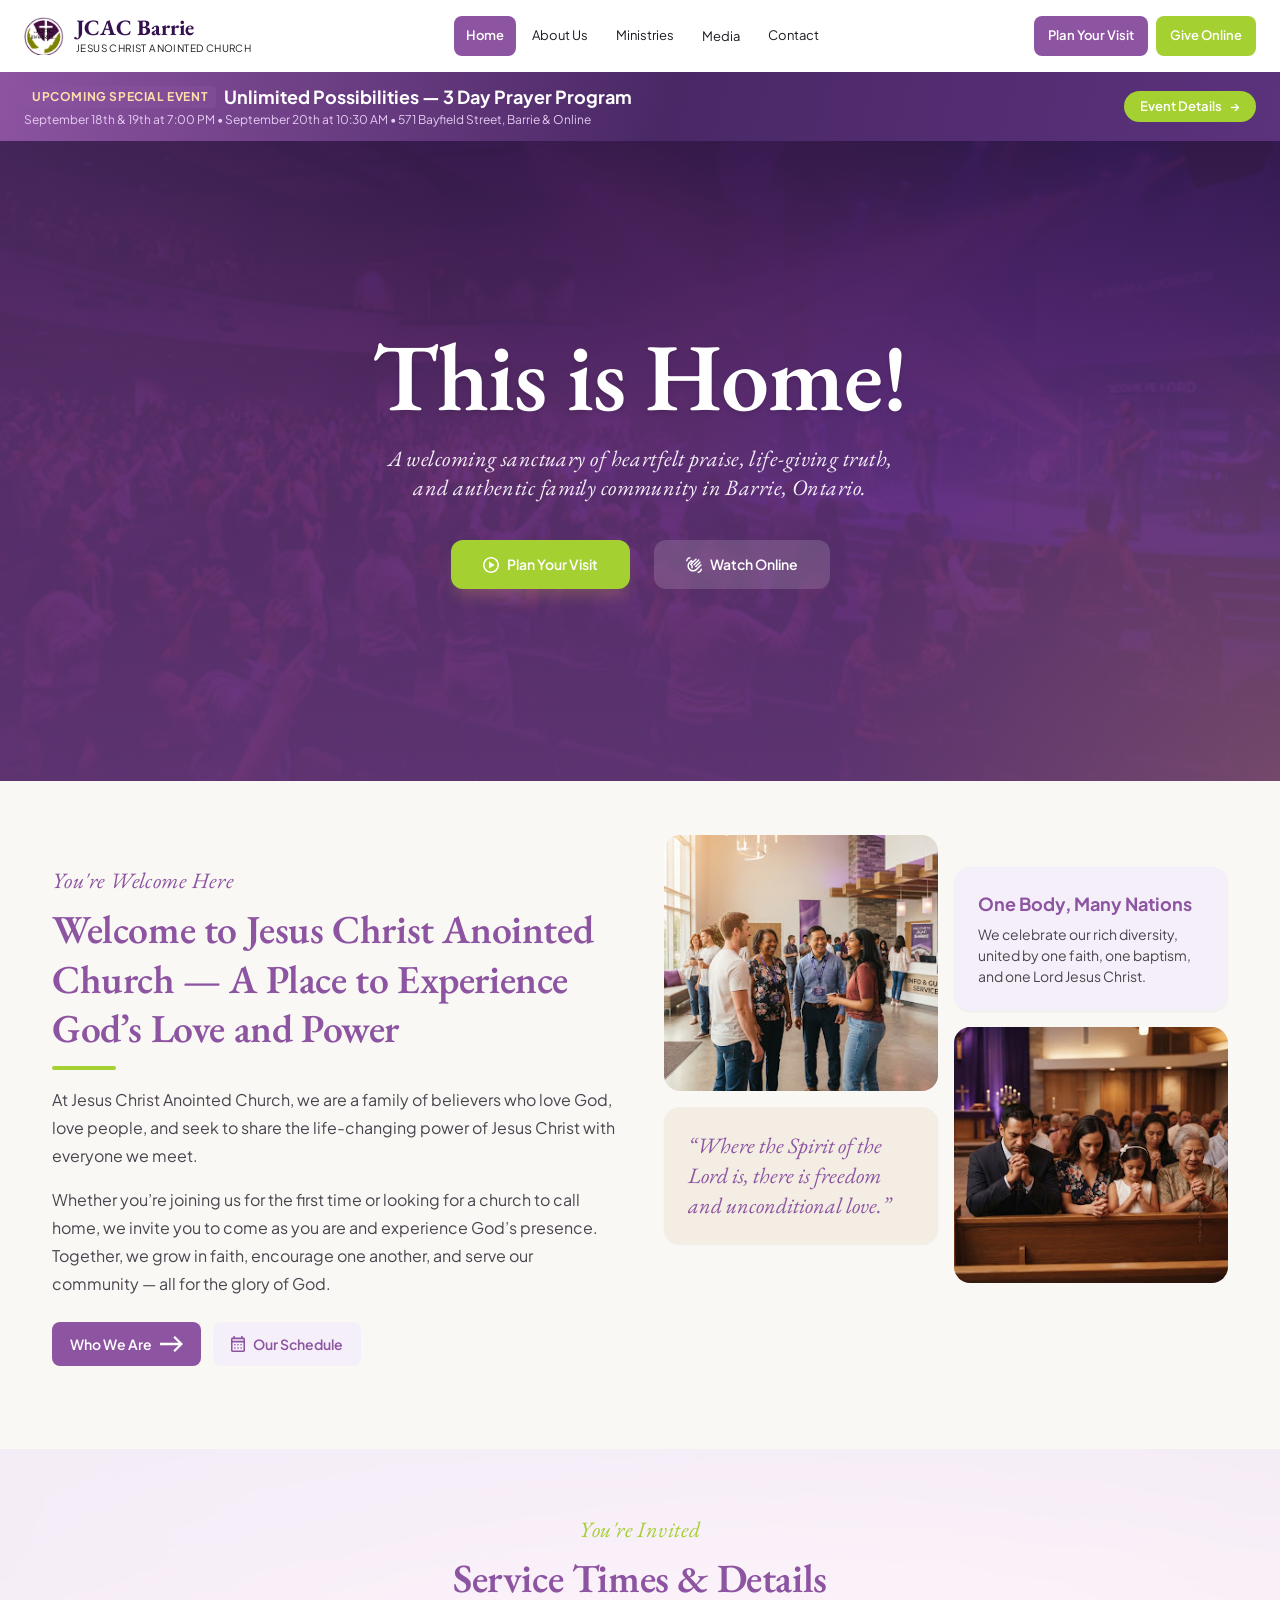
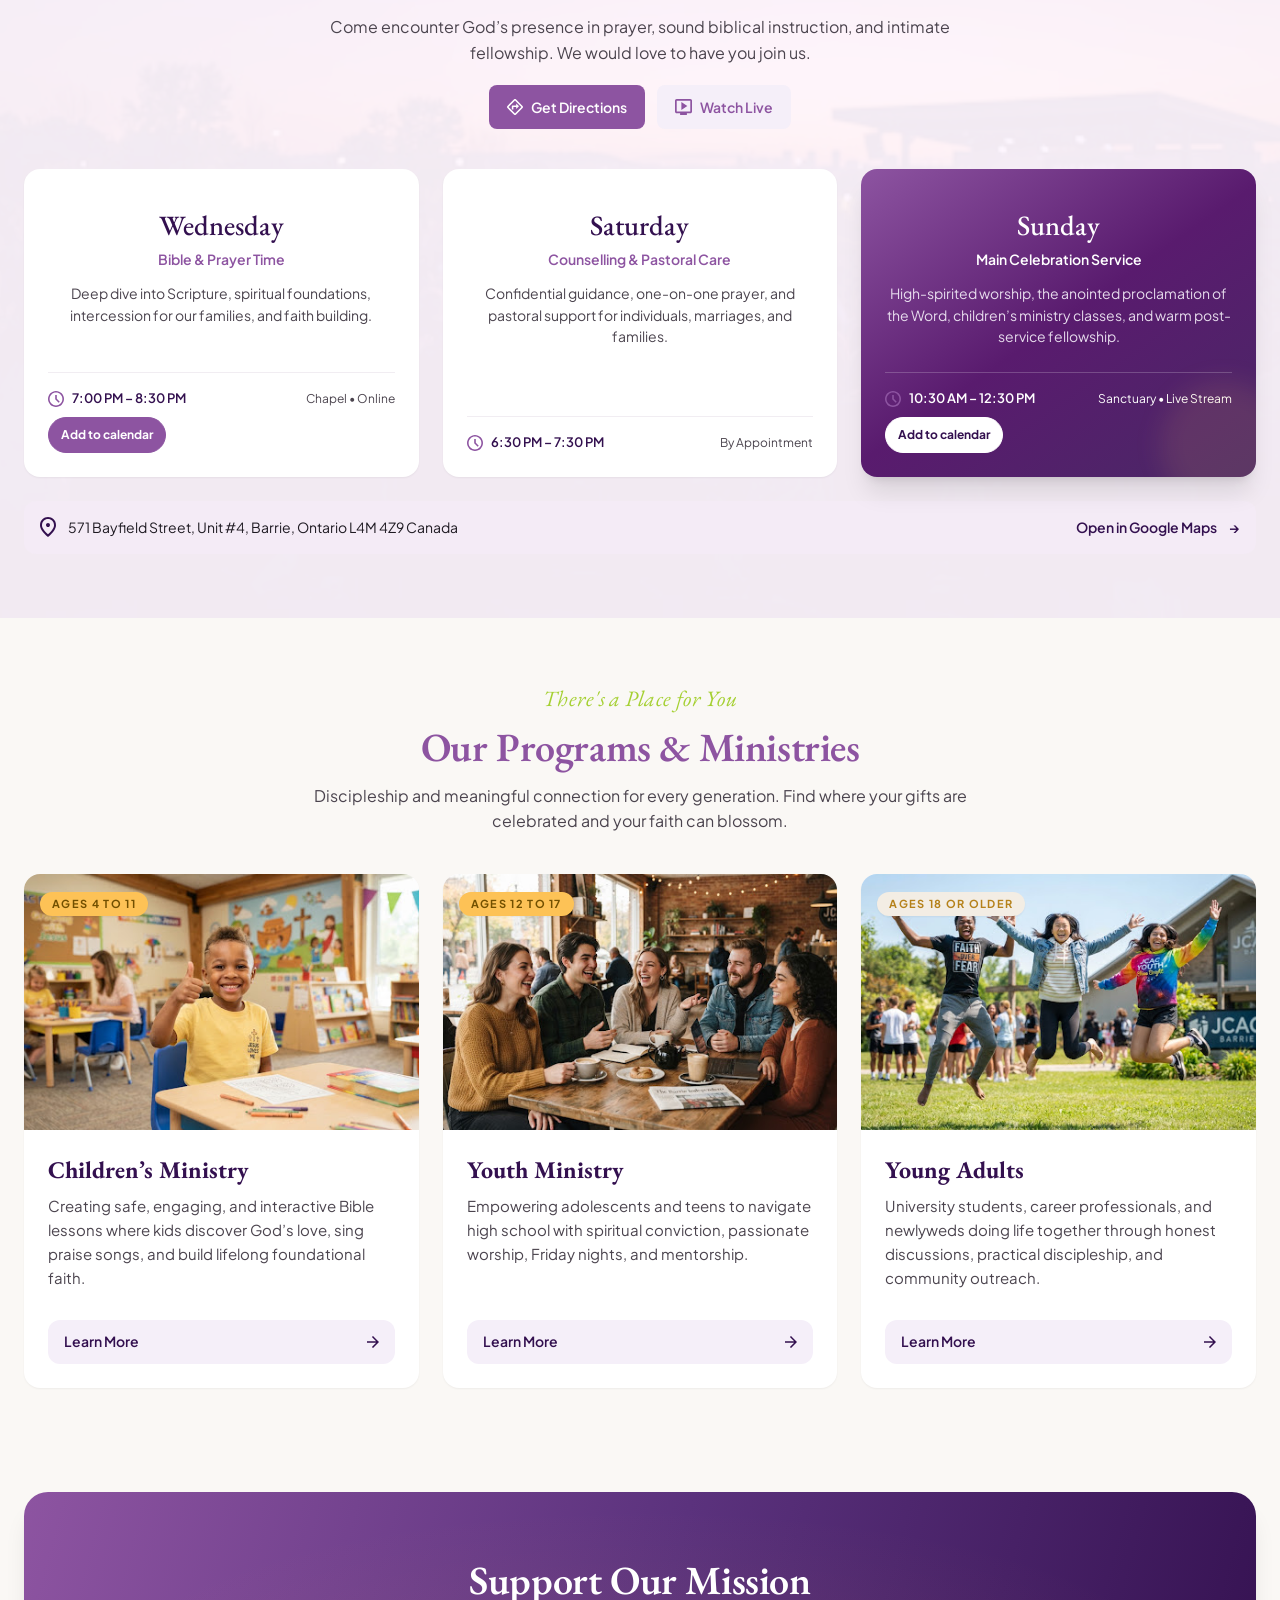
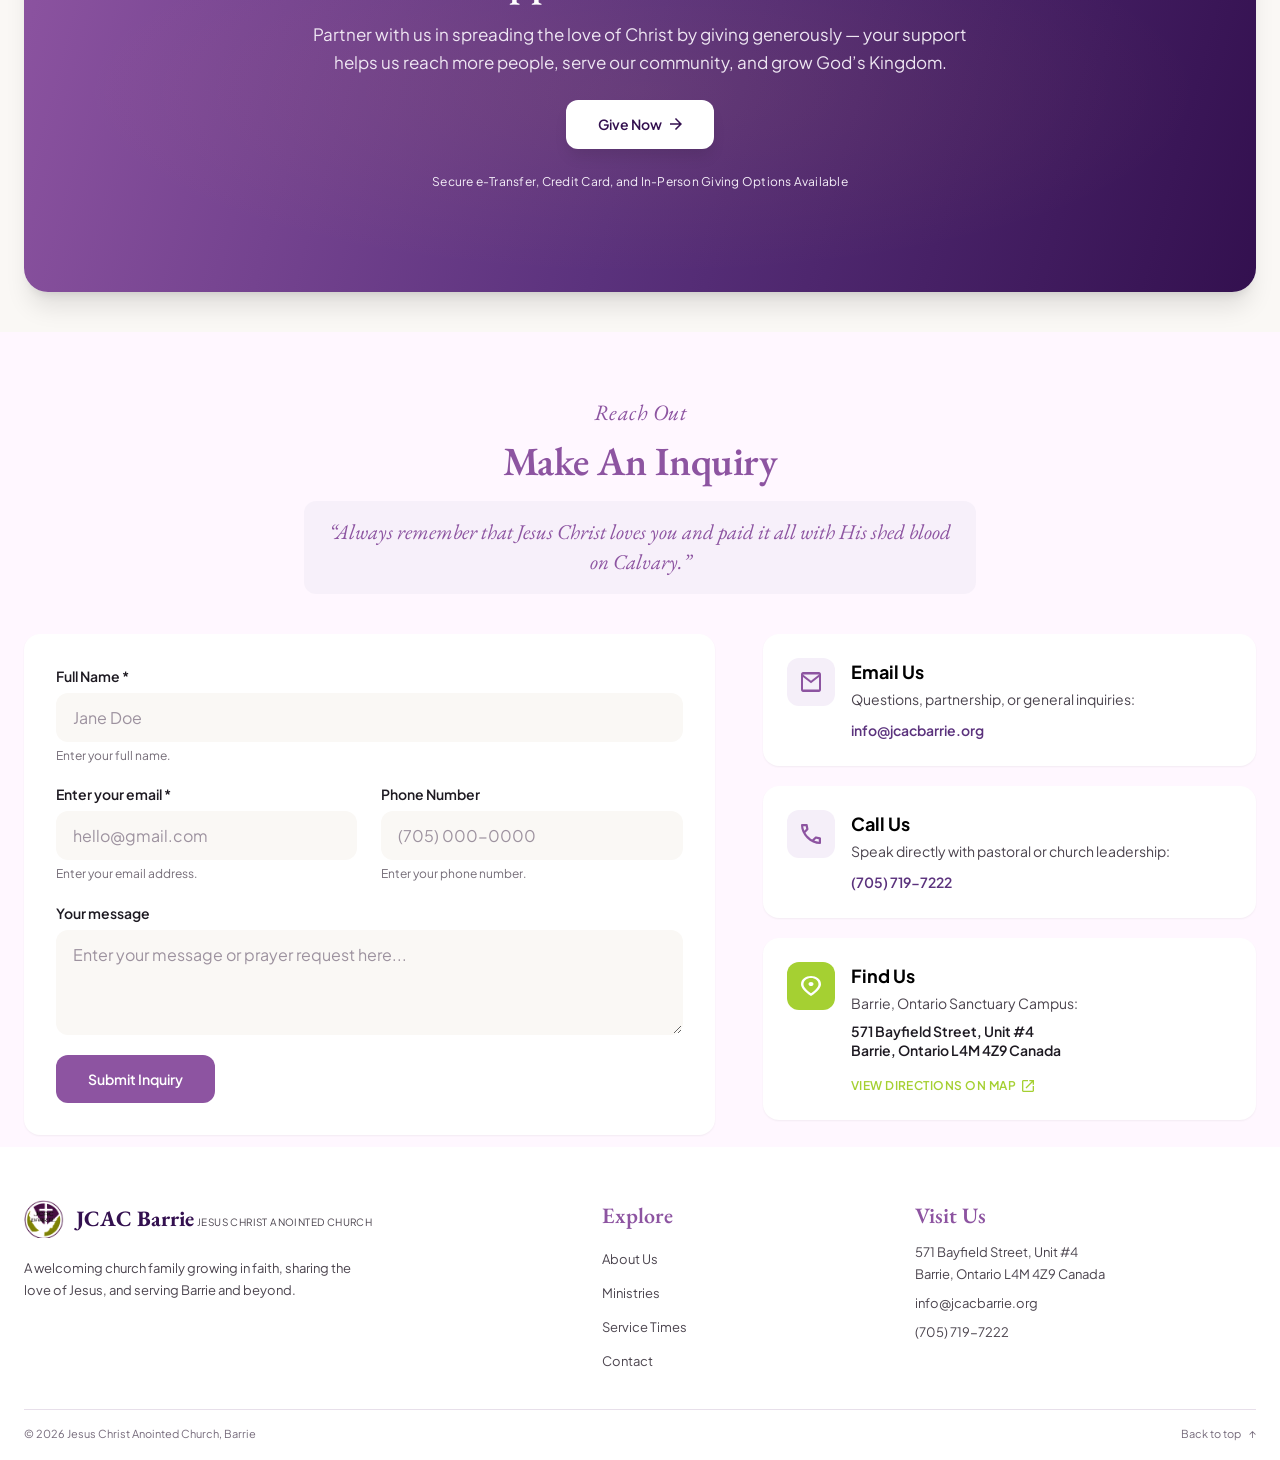
<file: index.html>
<!DOCTYPE html>
<html lang="en">
<head>
    <meta charset="UTF-8">
    <meta name="viewport" content="width=device-width, initial-scale=1.0">
    <title>JCAC</title>
    <link rel="stylesheet" href="/style.css?v=media-dropdown-2">
    <link rel="preconnect" href="https://fonts.googleapis.com">
    <link rel="preconnect" href="https://fonts.gstatic.com" crossorigin>
    <link href="https://fonts.googleapis.com/css2?family=EB+Garamond:ital,wght@0,400;0,600;1,400&family=Plus+Jakarta+Sans:wght@400;500;600;700&display=swap" rel="stylesheet">

</head>
<body>
    <!-- HEADER -->
    <header class="navbar dl-flex">
        <div class="logo-bar dl-flex">
            <img src="/Images/nbg-LOGO.png" alt="">
            <div class="logo-text">
                <h2>JCAC Barrie</h2>
                <p>JESUS CHRIST ANOINTED CHURCH</p>
            </div>
        </div>
        <button class="menu-toggle" type="button" aria-label="Open navigation menu" aria-expanded="false" aria-controls="site-navigation">
            <span></span>
            <span></span>
            <span></span>
        </button>
        <nav class="nav-list" id="site-navigation" aria-label="Main navigation">
            <ul class="dl-flex">
                <li><a href="#home" class="btn pur-btn">Home</a></li>
                <li><a href="about.html">About Us</a></li>
                <li><a href="#ministries">Ministries</a></li>
                <li class="nav-dropdown">
                    <button class="nav-media-label" type="button" aria-expanded="false" aria-controls="media-submenu">Media</button>
                    <ul class="dropdown-menu" id="media-submenu">
                        <li><a href="https://www.youtube.com/channel/UChsjNskl5XIpMcbpCFQoiUg" target="_blank" rel="noopener noreferrer">Watch Live</a></li>
                        <li><a href="sermons.html">Sermons</a></li>
                        <li><a href="events.html">Events</a></li>
                        <li><a href="news.html">News</a></li>
                    </ul>
                </li>
                <li><a href="contact.html">Contact</a></li>
            </ul>
        </nav>
        <div class="buttons">
            <a href="#services" class="btn pur-btn">Plan Your Visit</a>
            <a href="give.html" class="btn green-btn">Give Online</a>
        </div>
   </header>
   <script>
        const menuToggle = document.querySelector('.menu-toggle');
        const navbar = document.querySelector('.navbar');
        const navigation = document.querySelector('#site-navigation');

        function setMenuOpen(isOpen) {
            navbar.classList.toggle('menu-open', isOpen);
            menuToggle.setAttribute('aria-expanded', String(isOpen));
            menuToggle.setAttribute('aria-label', isOpen ? 'Close navigation menu' : 'Open navigation menu');
        }

        menuToggle.addEventListener('click', () => {
            setMenuOpen(menuToggle.getAttribute('aria-expanded') !== 'true');
        });

        const mediaToggle = document.querySelector('.nav-media-label');
        mediaToggle.addEventListener('click', () => {
            if (!window.matchMedia('(max-width: 1100px)').matches) return;
            const isOpen = mediaToggle.getAttribute('aria-expanded') !== 'true';
            mediaToggle.setAttribute('aria-expanded', String(isOpen));
            mediaToggle.closest('.nav-dropdown').classList.toggle('media-open', isOpen);
        });

        navigation.addEventListener('click', (event) => {
            if (event.target.closest('a')) {
                setMenuOpen(false);
            }
        });

        document.addEventListener('keydown', (event) => {
            if (event.key === 'Escape' && menuToggle.getAttribute('aria-expanded') === 'true') {
                setMenuOpen(false);
                menuToggle.focus();
            }
        });
   </script>

   <!-- MAIN -->
    <div class="main">
        <div class="section-1">
            <div class="event-heading">
                <div class="event-title">
                    <span class="event-label">UPCOMING SPECIAL EVENT</span>
                    <h2>Unlimited Possibilities — 3 Day Prayer Program</h2>
                </div>
                <p>September 18th &amp; 19th at 7:00 PM &bull; September 20th at 10:30 AM &bull; 571 Bayfield Street, Barrie &amp; Online</p>
            </div>
            <a class="event-link" href="#services">Event Details <span aria-hidden="true">&rarr;</span></a>
        </div>
        <div class="section-2" id="home">
            <div class="hero-content">
                <h1>This is Home!</h1>
                <p>A welcoming sanctuary of heartfelt praise, life-giving truth, and authentic family community in Barrie, Ontario.</p>
                <div class="buttons dl-flex">
                    <a href="#" class="btn green-btn"><img class="hero-button-icon" src="/Images/hero-plan-icon.svg" alt="">Plan Your Visit</a>
                    <a href="#" class="btn pur-btn"><img class="hero-button-icon" src="/Images/hero-watch-icon.svg" alt="">Watch Online</a>
                </div>
            </div>
        </div>
        <section class="section-3" id="welcome">
            <div class="container-text">
                <small>You're Welcome Here</small>
                <h2>Welcome to Jesus Christ Anointed Church — A Place to Experience God’s Love and Power</h2>
                <hr>
                <p>At Jesus Christ Anointed Church, we are a family of believers who love God, love people, and seek to share the life-changing power of Jesus Christ with everyone we meet.</p>
                <p>Whether you’re joining us for the first time or looking for a church to call home, we invite you to come as you are and experience God’s presence. Together, we grow in faith, encourage one another, and serve our community — all for the glory of God.</p>
                <div class="buttons">
                    <a href="#contact" class="btn pur-btn">Who We Are <img src="/Images/icon-who-we-are.svg" alt=""></a>
                    <a href="#services" class="btn grey-btn"><img src="/Images/icon-schedule.svg" alt="">Our Schedule</a>
                </div>
            </div>
            <div class="section-3-img">
                <div class="welcome-gallery">
                    <img class="welcome-image" src="/Images/welcome-service.jpg" alt="Church members greeting one another after a service">
                    <blockquote>“Where the Spirit of the Lord is, there is freedom and unconditional love.”</blockquote>
                </div>
                <div class="welcome-gallery welcome-gallery-offset">
                    <div class="welcome-note">
                        <h3>One Body, Many Nations</h3>
                        <p>We celebrate our rich diversity, united by one faith, one baptism, and one Lord Jesus Christ.</p>
                    </div>
                    <img class="welcome-image" src="/Images/welcome-diversity.jpg" alt="A diverse congregation praying together">
                </div>
            </div>
        </section>
        <section class="section-4" id="services">
            <div class="section-header service-header">
                <small>You're Invited</small>
                <h2>Service Times &amp; Details</h2>
                <p>Come encounter God’s presence in prayer, sound biblical instruction, and intimate fellowship. We would love to have you join us.</p>
                <div class="buttons">
                    <a href="https://maps.app.goo.gl/yerdJYKo6gNgqCvTA" class="btn pur-btn"><img src="/Images/icon-directions.svg" alt="">Get Directions</a>
                    <a href="#" class="btn grey-btn"><img src="/Images/icon-watch-live.svg" alt="">Watch Live</a>
                </div>
            </div>
            <div class="section-grid service-details">
                <article class="service-box">
                    <div class="service-main">
                        <h3>Wednesday</h3>
                        <small>Bible &amp; Prayer Time</small>
                        <p>Deep dive into Scripture, spiritual foundations, intercession for our families, and faith building.</p>
                    </div>
                    <div class="service-foot">
                        <p><img src="/Images/icon-time.svg" alt="">7:00 PM – 8:30 PM</p>
                        <span>Chapel &bull; Online</span>
                        <a class="calendar-link" href="#" data-calendar-day="WE" data-calendar-start="19:00" data-calendar-end="20:30" data-calendar-title="JCAC Bible &amp; Prayer Time" data-calendar-description="Weekly Bible study, prayer, and faith building at Jesus Christ Anointed Church." data-calendar-location="JCAC Barrie, 571 Bayfield Street Unit 4, Barrie, Ontario" aria-label="Add Bible and Prayer Time to calendar">Add to calendar</a>
                    </div>
                </article>
                <article class="service-box">
                    <div class="service-main">
                        <h3>Saturday</h3>
                        <small>Counselling &amp; Pastoral Care</small>
                        <p>Confidential guidance, one-on-one prayer, and pastoral support for individuals, marriages, and families.</p>
                    </div>
                    <div class="service-foot">
                        <p><img src="/Images/icon-time.svg" alt="">6:30 PM – 7:30 PM</p>
                        <span>By Appointment</span>
                    </div>
                </article>
                <article class="service-box service-box-highlight">
                    <div class="service-main">
                        <h3>Sunday</h3>
                        <small>Main Celebration Service</small>
                        <p>High-spirited worship, the anointed proclamation of the Word, children’s ministry classes, and warm post-service fellowship.</p>
                    </div>
                    <div class="service-foot">
                        <p><img src="/Images/icon-time.svg" alt="">10:30 AM – 12:30 PM</p>
                        <span>Sanctuary &bull; Live Stream</span>
                        <a class="calendar-link" href="#" data-calendar-day="SU" data-calendar-start="10:30" data-calendar-end="12:30" data-calendar-title="JCAC Main Celebration Service" data-calendar-description="Weekly worship, biblical teaching, children's ministry, and fellowship at Jesus Christ Anointed Church." data-calendar-location="JCAC Barrie, 571 Bayfield Street Unit 4, Barrie, Ontario" aria-label="Add Main Celebration Service to calendar">Add to calendar</a>
                    </div>
                </article>
            </div>
            <div class="service-venue">
                <p><img src="/Images/icon-map.svg" alt=""><span>571 Bayfield Street, Unit #4, Barrie, Ontario L4M 4Z9 Canada</span></p>
                <a href="https://maps.app.goo.gl/yerdJYKo6gNgqCvTA">Open in Google Maps <span aria-hidden="true">&rarr;</span></a>
            </div>
        </section>
        <section class="section-5" id="ministries">
            <div class="section-header program-header">
                <small>There's a Place for You</small>
                <h2>Our Programs & Ministries</h2>
                <p>Discipleship and meaningful connection for every generation. Find where your gifts are celebrated and your faith can blossom.</p>
            </div>
            <div class="section-grid ministry-grid">
                <article class="program-box">
                    <div class="program-image-wrap">
                        <img src="/Images/ministry-children.jpg" class="program-img" alt="A child enjoying a lesson in the church classroom">
                        <span class="age-badge">Ages 4 to 11</span>
                    </div>
                    <div class="program-box-text">
                        <h3>Children’s Ministry</h3>
                        <p>Creating safe, engaging, and interactive Bible lessons where kids discover God’s love, sing praise songs, and build lifelong foundational faith.</p>
                        <a href="#contact">Learn More <img src="/Images/icon-learn-more.svg" alt=""></a>
                    </div>
                </article>
                <article class="program-box">
                    <div class="program-image-wrap">
                        <img src="/Images/ministry-youth.jpg" class="program-img" alt="Young people from the church youth group celebrating together">
                        <span class="age-badge">Ages 12 to 17</span>
                    </div>
                    <div class="program-box-text">
                        <h3>Youth Ministry</h3>
                        <p>Empowering adolescents and teens to navigate high school with spiritual conviction, passionate worship, Friday nights, and mentorship.</p>
                        <a href="#contact">Learn More <img src="/Images/icon-learn-more.svg" alt=""></a>
                    </div>
                </article>
                <article class="program-box">
                    <div class="program-image-wrap">
                        <img src="/Images/ministry-young-adults.jpg" class="program-img" alt="Young adults sharing a meal and conversation">
                        <span class="age-badge age-badge-muted">Ages 18 or older</span>
                    </div>
                    <div class="program-box-text">
                        <h3>Young Adults</h3>
                        <p>University students, career professionals, and newlyweds doing life together through honest discussions, practical discipleship, and community outreach.</p>
                        <a href="#contact">Learn More <img src="/Images/icon-learn-more.svg" alt=""></a>
                    </div>
                </article>
            </div>
        </section>
        <section class="section-6" id="giving">
            <div class="giving-content">
                <h2>Support Our Mission</h2>
                <p>Partner with us in spreading the love of Christ by giving generously — your support helps us reach more people, serve our community, and grow God’s Kingdom.</p>
                <a class="giving-link" href="give.html">Give Now <img src="/Images/icon-learn-more.svg" alt=""></a>
                <small>Secure e-Transfer, Credit Card, and In-Person Giving Options Available</small>
            </div>
        </section>
        <section class="section-7" id="contact">
            <div class="section-header contact-header">
                <small>Reach Out</small>
                <h2>Make An Inquiry</h2>
                <p class="p-bg">“Always remember that Jesus Christ loves you and paid it all with His shed blood on Calvary.”</p>
            </div>
            <div class="section-7-form">
                <form class="left-form">
                    <div class="form-field">
                        <label for="full-name">Full Name *</label>
                        <input id="full-name" name="name" type="text" autocomplete="name" placeholder="Jane Doe" required>
                        <small>Enter your full name.</small>
                    </div>
                    <div class="form-row">
                        <div class="form-field">
                            <label for="email">Enter your email *</label>
                            <input id="email" name="email" type="email" autocomplete="email" placeholder="hello@gmail.com" required>
                            <small>Enter your email address.</small>
                        </div>
                        <div class="form-field">
                            <label for="phone">Phone Number</label>
                            <input id="phone" name="phone" type="tel" autocomplete="tel" placeholder="(705) 000-0000">
                            <small>Enter your phone number.</small>
                        </div>
                    </div>
                    <div class="form-field">
                        <label for="message">Your message</label>
                        <textarea id="message" name="message" placeholder="Enter your message or prayer request here..."></textarea>
                    </div>
                    <button class="btn pur-btn" type="submit">Submit Inquiry</button>
                </form>
                <div class="contact-list">
                    <article class="contact-card">
                        <span class="contact-icon"><img src="/Images/icon-email.svg" alt=""></span>
                        <div>
                            <h3>Email Us</h3>
                            <p>Questions, partnership, or general inquiries:</p>
                            <a href="mailto:info@jcacbarrie.org">info@jcacbarrie.org</a>
                        </div>
                    </article>
                    <article class="contact-card">
                        <span class="contact-icon"><img src="/Images/icon-phone.svg" alt=""></span>
                        <div>
                            <h3>Call Us</h3>
                            <p>Speak directly with pastoral or church leadership:</p>
                            <a href="tel:+17057197222">(705) 719-7222</a>
                        </div>
                    </article>
                    <article class="contact-card">
                        <span class="contact-icon contact-icon-green"><img src="/Images/icon-find-us.svg" alt=""></span>
                        <div>
                            <h3>Find Us</h3>
                            <p>Barrie, Ontario Sanctuary Campus:</p>
                            <address>571 Bayfield Street, Unit #4<br>Barrie, Ontario L4M 4Z9 Canada</address>
                            <a class="directions-link" href="https://maps.app.goo.gl/yerdJYKo6gNgqCvTA">View Directions on Map <img src="/Images/icon-arrow.svg" alt=""></a>
                        </div>
                    </article>
                </div>
            </div>
        </section>
    </div>
    <footer class="site-footer">
        <div class="site-footer-inner">
            <div class="footer-brand">
                <a class="logo-bar dl-flex" href="#home" aria-label="JCAC Barrie home">
                    <img src="/Images/nbg-LOGO.png" alt="">
                    <span class="logo-text">
                        <strong>JCAC Barrie</strong>
                        <span>JESUS CHRIST ANOINTED CHURCH</span>
                    </span>
                </a>
                <p>A welcoming church family growing in faith, sharing the love of Jesus, and serving Barrie and beyond.</p>
            </div>
            <nav class="footer-navigation" aria-label="Footer navigation">
                <h2>Explore</h2>
                <ul>
                    <li><a href="about.html">About Us</a></li>
                    <li><a href="#ministries">Ministries</a></li>
                    <li><a href="#services">Service Times</a></li>
                    <li><a href="contact.html">Contact</a></li>
                </ul>
            </nav>
            <div class="footer-contact">
                <h2>Visit Us</h2>
                <address>571 Bayfield Street, Unit #4<br>Barrie, Ontario L4M 4Z9 Canada</address>
                <a href="mailto:info@jcacbarrie.org">info@jcacbarrie.org</a>
                <a href="tel:+17057197222">(705) 719-7222</a>
            </div>
        </div>
        <div class="site-footer-bottom">
            <p>&copy; 2026 Jesus Christ Anointed Church, Barrie</p>
            <a href="#home">Back to top <span aria-hidden="true">&uarr;</span></a>
        </div>
    </footer>
    <script src="calendar.js"></script>
</body>
</html>
</file>
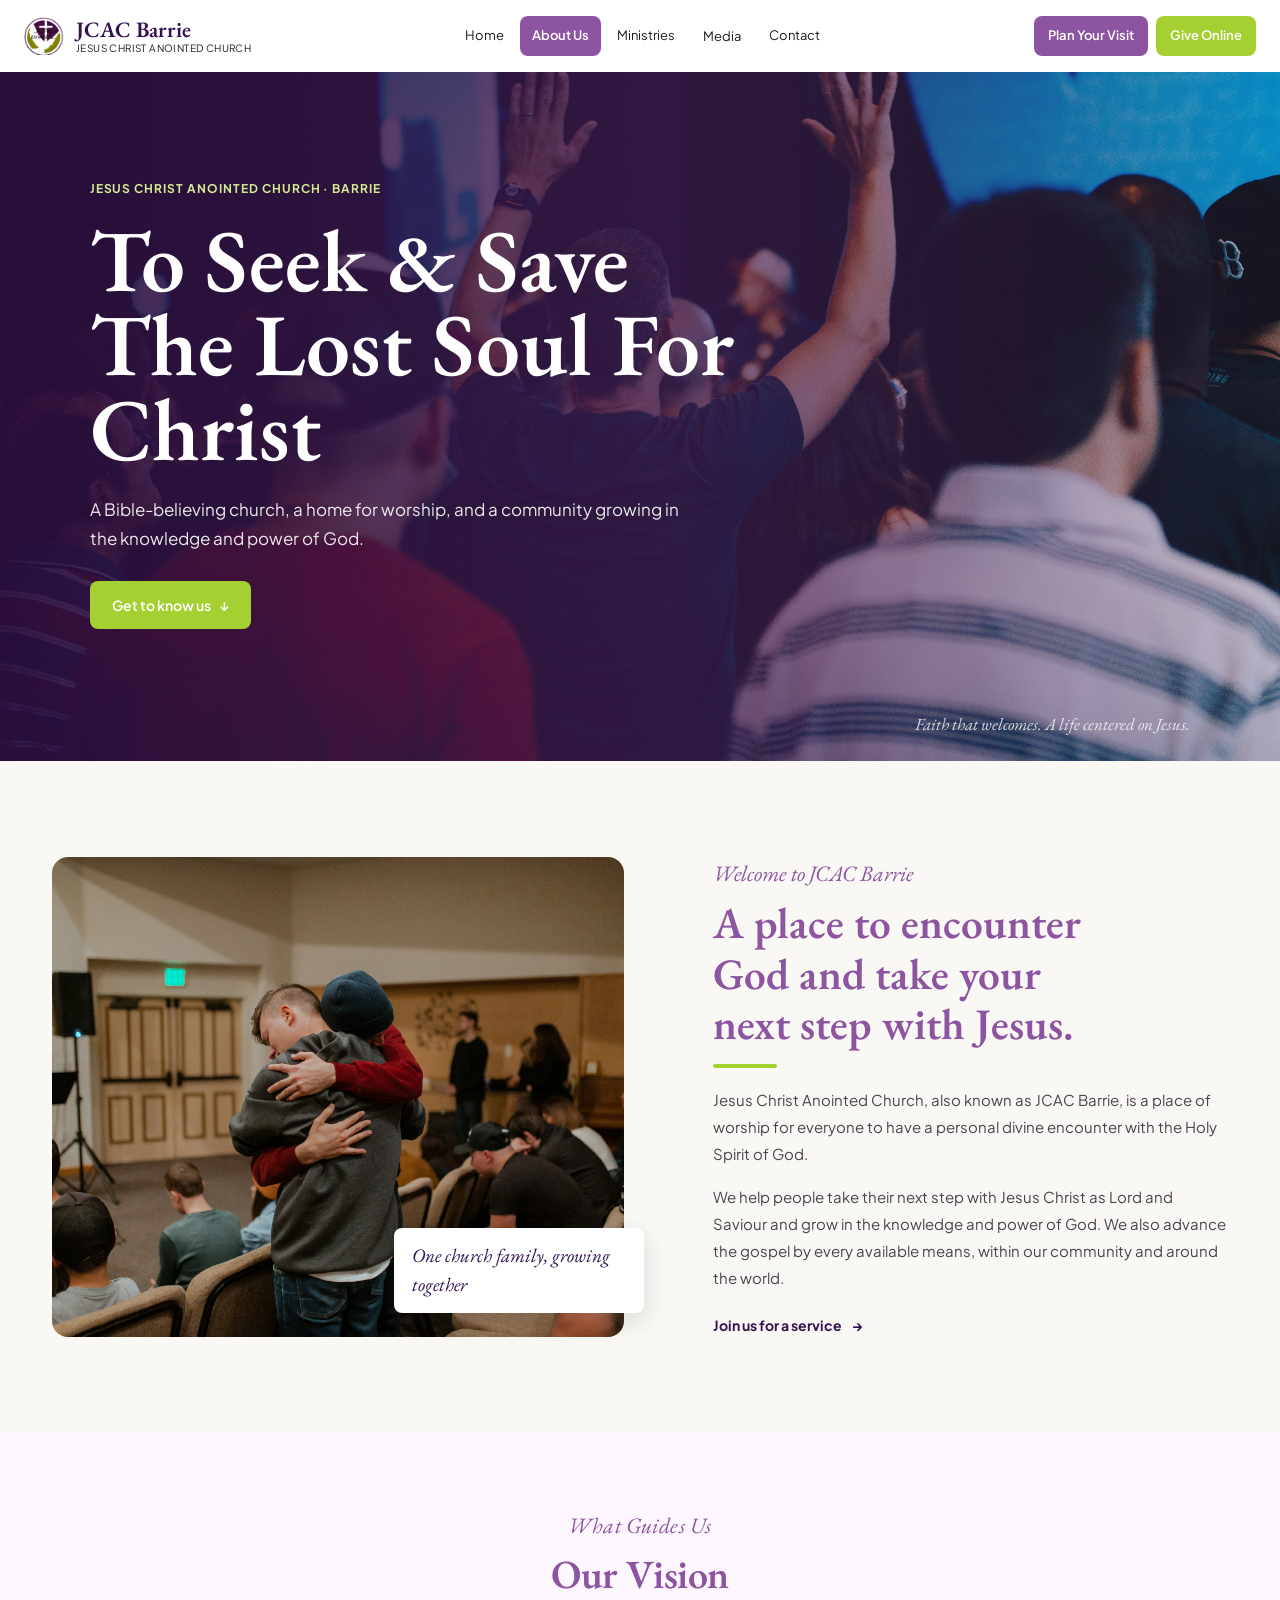
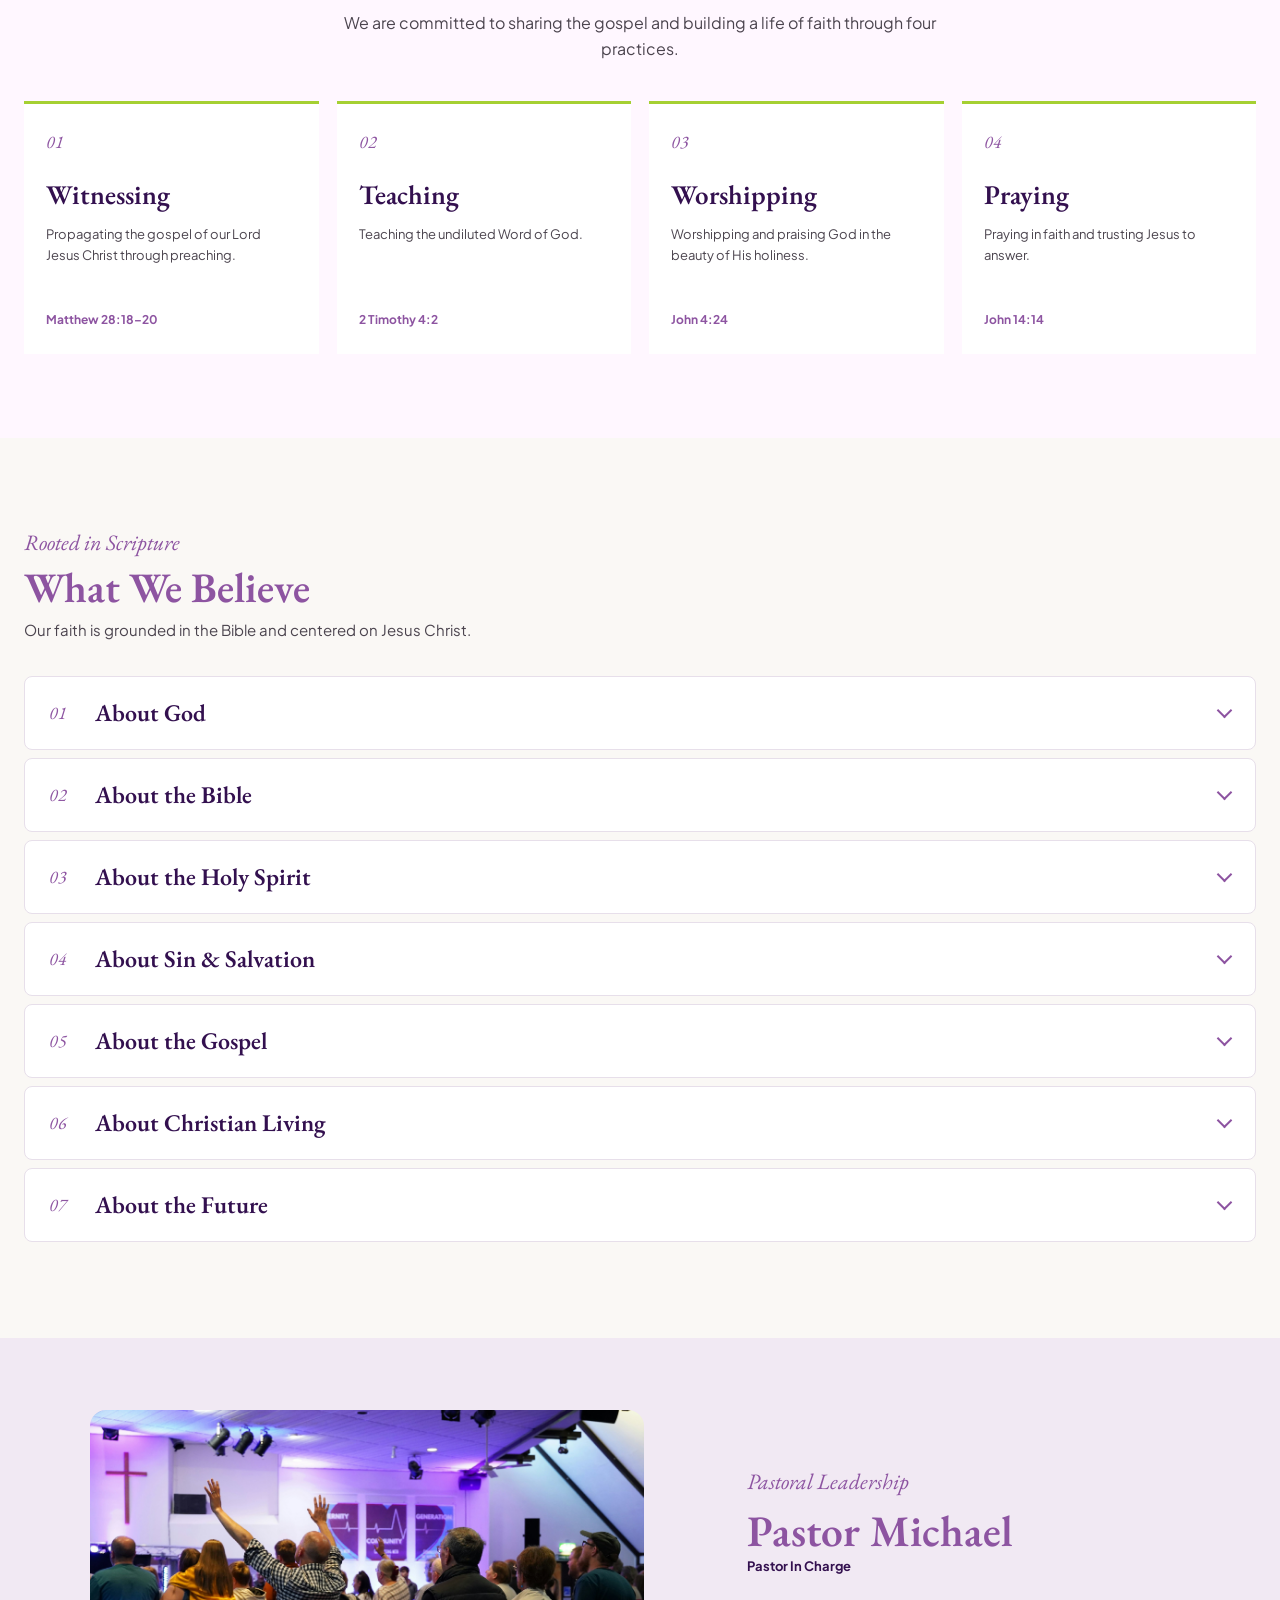
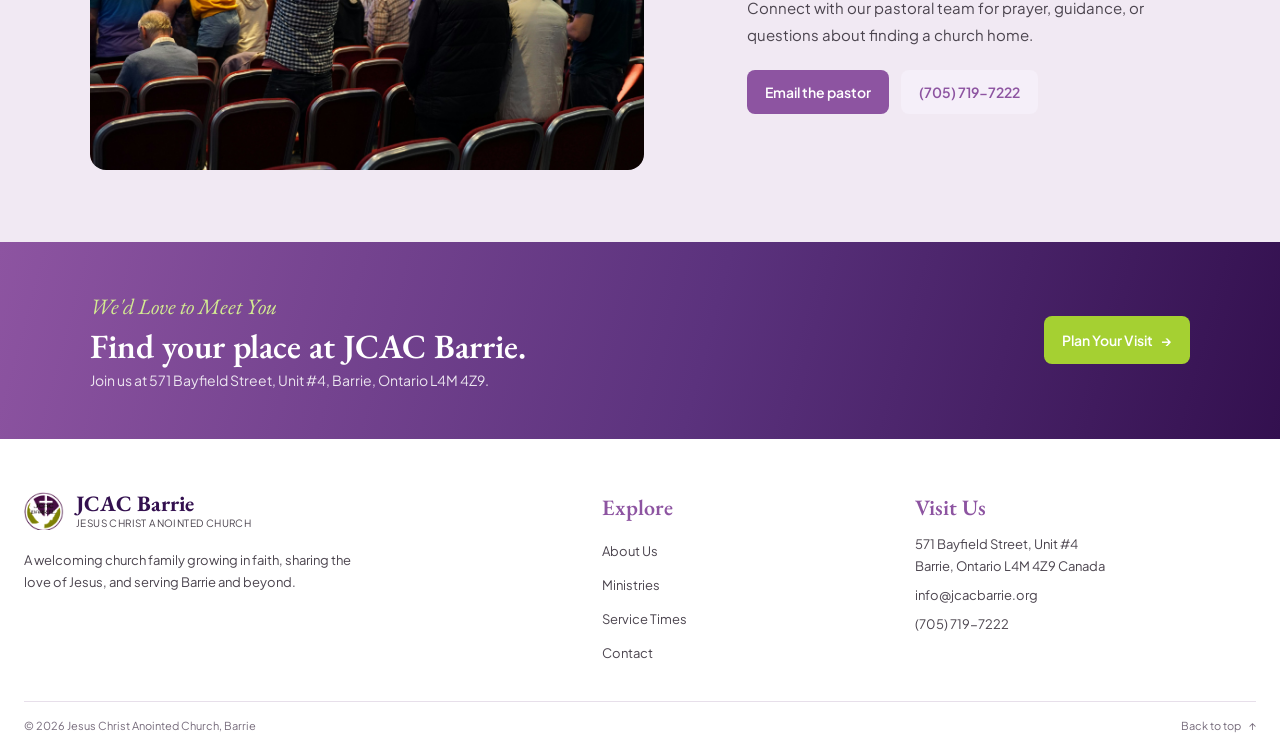
<file: about.html>
<!DOCTYPE html>
<html lang="en">
<head>
    <meta charset="UTF-8">
    <meta name="viewport" content="width=device-width, initial-scale=1.0">
    <meta name="description" content="Learn about Jesus Christ Anointed Church in Barrie, our mission, vision, beliefs, and pastoral leadership.">
    <title>About Us | JCAC Barrie</title>
    <link rel="stylesheet" href="style.css">
    <link rel="preconnect" href="https://fonts.googleapis.com">
    <link rel="preconnect" href="https://fonts.gstatic.com" crossorigin>
    <link href="https://fonts.googleapis.com/css2?family=EB+Garamond:ital,wght@0,400;0,600;1,400&family=Plus+Jakarta+Sans:wght@400;500;600;700&display=swap" rel="stylesheet">
</head>
<body class="about-page">
    <header class="navbar dl-flex" id="top">
        <a class="logo-bar dl-flex" href="index.html#home" aria-label="JCAC Barrie home">
            <img src="Images/nbg-LOGO.png" alt="">
            <span class="logo-text">
                <strong>JCAC Barrie</strong>
                <span>JESUS CHRIST ANOINTED CHURCH</span>
            </span>
        </a>
        <button class="menu-toggle" type="button" aria-label="Open navigation menu" aria-expanded="false" aria-controls="site-navigation">
            <span></span>
            <span></span>
            <span></span>
        </button>
        <nav class="nav-list" id="site-navigation" aria-label="Main navigation">
            <ul class="dl-flex">
                <li><a href="index.html#home">Home</a></li>
                <li><a href="about.html" aria-current="page" class="btn pur-btn">About Us</a></li>
                <li><a href="index.html#ministries">Ministries</a></li>
                <li class="nav-dropdown">
                    <button class="nav-media-label" type="button" aria-expanded="false" aria-controls="media-submenu">Media</button>
                    <ul class="dropdown-menu" id="media-submenu">
                        <li><a href="https://www.youtube.com/channel/UChsjNskl5XIpMcbpCFQoiUg" target="_blank" rel="noopener noreferrer">Watch Live</a></li>
                        <li><a href="sermons.html">Sermons</a></li>
                        <li><a href="events.html">Events</a></li>
                        <li><a href="news.html">News</a></li>
                    </ul>
                </li>
                <li><a href="contact.html">Contact</a></li>
            </ul>
        </nav>
        <div class="buttons">
            <a href="index.html#services" class="btn pur-btn">Plan Your Visit</a>
            <a href="give.html" class="btn green-btn">Give Online</a>
        </div>
    </header>

    <main>
        <section class="about-hero">
            <div class="about-hero-content">
                <span class="about-eyebrow">JESUS CHRIST ANOINTED CHURCH · BARRIE</span>
                <h1>To Seek &amp; Save<br>The Lost Soul For Christ</h1>
                <p>A Bible-believing church, a home for worship, and a community growing in the knowledge and power of God.</p>
                <a class="btn green-btn" href="#our-story">Get to know us <span aria-hidden="true">&darr;</span></a>
            </div>
            <div class="about-hero-caption">Faith that welcomes. A life centered on Jesus.</div>
        </section>

        <section class="about-story" id="our-story">
            <div class="about-story-image">
                <img src="Images/brothers-hug~1.jpg" alt="Members of a church community sharing a warm embrace">
                <span>One church family, growing together</span>
            </div>
            <div class="about-story-copy">
                <small>Welcome to JCAC Barrie</small>
                <h2>A place to encounter God and take your next step with Jesus.</h2>
                <hr>
                <p>Jesus Christ Anointed Church, also known as JCAC Barrie, is a place of worship for everyone to have a personal divine encounter with the Holy Spirit of God.</p>
                <p>We help people take their next step with Jesus Christ as Lord and Saviour and grow in the knowledge and power of God. We also advance the gospel by every available means, within our community and around the world.</p>
                <a class="text-link" href="index.html#services">Join us for a service <span aria-hidden="true">&rarr;</span></a>
            </div>
        </section>

        <section class="about-vision" id="our-vision">
            <div class="section-header">
                <small>What Guides Us</small>
                <h2>Our Vision</h2>
                <p>We are committed to sharing the gospel and building a life of faith through four practices.</p>
            </div>
            <div class="vision-grid">
                <article class="vision-item">
                    <span class="vision-number">01</span>
                    <h3>Witnessing</h3>
                    <p>Propagating the gospel of our Lord Jesus Christ through preaching.</p>
                    <small>Matthew 28:18–20</small>
                </article>
                <article class="vision-item">
                    <span class="vision-number">02</span>
                    <h3>Teaching</h3>
                    <p>Teaching the undiluted Word of God.</p>
                    <small>2 Timothy 4:2</small>
                </article>
                <article class="vision-item">
                    <span class="vision-number">03</span>
                    <h3>Worshipping</h3>
                    <p>Worshipping and praising God in the beauty of His holiness.</p>
                    <small>John 4:24</small>
                </article>
                <article class="vision-item">
                    <span class="vision-number">04</span>
                    <h3>Praying</h3>
                    <p>Praying in faith and trusting Jesus to answer.</p>
                    <small>John 14:14</small>
                </article>
            </div>
        </section>

        <section class="about-beliefs" id="our-beliefs">
            <div class="beliefs-heading">
                <small>Rooted in Scripture</small>
                <h2>What We Believe</h2>
                <p>Our faith is grounded in the Bible and centered on Jesus Christ.</p>
            </div>
            <div class="beliefs-grid">
                <details class="belief-item">
                    <summary><span class="belief-number">01</span><h3>About God</h3></summary>
                    <p>There is one God, revealed as Father, through His Son in redemption, and as the Holy Spirit. Jesus Christ is God manifested in flesh, both God and man.</p>
                    <small>Deuteronomy 6:4 · Ephesians 4:4–6 · Colossians 2:9 · 1 Timothy 3:16</small>
                </details>
                <details class="belief-item">
                    <summary><span class="belief-number">02</span><h3>About the Bible</h3></summary>
                    <p>The Bible is the infallible Word of God and the authority for salvation and Christian living.</p>
                    <small>2 Timothy 3:15–17</small>
                </details>
                <details class="belief-item">
                    <summary><span class="belief-number">03</span><h3>About the Holy Spirit</h3></summary>
                    <p>The Holy Spirit is our Helper and Comforter. We believe in the Spirit’s baptism, with its initial sign of speaking in tongues, and in the Spirit’s fruit and gifts.</p>
                    <small>John 14:16, 26</small>
                </details>
                <details class="belief-item">
                    <summary><span class="belief-number">04</span><h3>About Sin &amp; Salvation</h3></summary>
                    <p>All have sinned and need salvation. We are saved by grace through faith, through the atoning sacrifice of Jesus Christ.</p>
                    <small>Romans 3:23–25; 6:23 · Ephesians 2:8–9</small>
                </details>
                <details class="belief-item">
                    <summary><span class="belief-number">05</span><h3>About the Gospel</h3></summary>
                    <p>Jesus died for our sins, was buried, and rose again. We obey the gospel through repentance, baptism in Jesus’ name, and the baptism of the Holy Spirit, with the initial sign of speaking in tongues as the Spirit gives utterance.</p>
                    <small>1 Corinthians 15:1–4 · Acts 2:4, 37–39 · Romans 6:3–4</small>
                </details>
                <details class="belief-item">
                    <summary><span class="belief-number">06</span><h3>About Christian Living</h3></summary>
                    <p>Christians are called to love God and others, live holy lives, worship joyfully, and serve through the gifts of the Spirit, including healing.</p>
                    <small>Mark 12:28–31 · 2 Corinthians 7:1 · 1 Corinthians 12:8–10</small>
                </details>
                <details class="belief-item">
                    <summary><span class="belief-number">07</span><h3>About the Future</h3></summary>
                    <p>Jesus Christ will return for His church. There will be a final resurrection and judgment, eternal life for the righteous, and eternal death for the unrighteous.</p>
                    <small>1 Thessalonians 4:16–17 · Revelation 20:11–15</small>
                </details>
            </div>
        </section>

        <section class="about-pastor">
            <div class="pastor-photo">
                <img src="Images/church-1~1.jpg" alt="A congregation gathered in worship">
            </div>
            <div class="pastor-copy">
                <small>Pastoral Leadership</small>
                <h2>Pastor Michael</h2>
                <p class="pastor-role">Pastor In Charge</p>
                <p>Connect with our pastoral team for prayer, guidance, or questions about finding a church home.</p>
                <div class="buttons">
                    <a class="btn pur-btn" href="mailto:jcacbarrie@gmail.com">Email the pastor</a>
                    <a class="btn grey-btn" href="tel:+17057197222">(705) 719-7222</a>
                </div>
            </div>
        </section>

        <section class="about-visit">
            <div>
                <small>We'd Love to Meet You</small>
                <h2>Find your place at JCAC Barrie.</h2>
                <p>Join us at 571 Bayfield Street, Unit #4, Barrie, Ontario L4M 4Z9.</p>
            </div>
            <a class="btn green-btn" href="index.html#services">Plan Your Visit <span aria-hidden="true">&rarr;</span></a>
        </section>
    </main>

    <footer class="site-footer">
        <div class="site-footer-inner">
            <div class="footer-brand">
                <a class="logo-bar dl-flex" href="index.html#home" aria-label="JCAC Barrie home">
                    <img src="Images/nbg-LOGO.png" alt="">
                    <span class="logo-text">
                        <strong>JCAC Barrie</strong>
                        <span>JESUS CHRIST ANOINTED CHURCH</span>
                    </span>
                </a>
                <p>A welcoming church family growing in faith, sharing the love of Jesus, and serving Barrie and beyond.</p>
            </div>
            <nav class="footer-navigation" aria-label="Footer navigation">
                <h2>Explore</h2>
                <ul>
                    <li><a href="about.html">About Us</a></li>
                    <li><a href="index.html#ministries">Ministries</a></li>
                    <li><a href="index.html#services">Service Times</a></li>
                    <li><a href="contact.html">Contact</a></li>
                </ul>
            </nav>
            <div class="footer-contact">
                <h2>Visit Us</h2>
                <address>571 Bayfield Street, Unit #4<br>Barrie, Ontario L4M 4Z9 Canada</address>
                <a href="mailto:info@jcacbarrie.org">info@jcacbarrie.org</a>
                <a href="tel:+17057197222">(705) 719-7222</a>
            </div>
        </div>
        <div class="site-footer-bottom">
            <p>&copy; 2026 Jesus Christ Anointed Church, Barrie</p>
            <a href="#top">Back to top <span aria-hidden="true">&uarr;</span></a>
        </div>
    </footer>

    <script>
        const menuToggle = document.querySelector('.menu-toggle');
        const navbar = document.querySelector('.navbar');
        const navigation = document.querySelector('#site-navigation');

        function setMenuOpen(isOpen) {
            navbar.classList.toggle('menu-open', isOpen);
            menuToggle.setAttribute('aria-expanded', String(isOpen));
            menuToggle.setAttribute('aria-label', isOpen ? 'Close navigation menu' : 'Open navigation menu');
        }

        menuToggle.addEventListener('click', () => {
            setMenuOpen(menuToggle.getAttribute('aria-expanded') !== 'true');
        });

        const mediaToggle = document.querySelector('.nav-media-label');
        mediaToggle.addEventListener('click', () => {
            if (!window.matchMedia('(max-width: 1100px)').matches) return;
            const isOpen = mediaToggle.getAttribute('aria-expanded') !== 'true';
            mediaToggle.setAttribute('aria-expanded', String(isOpen));
            mediaToggle.closest('.nav-dropdown').classList.toggle('media-open', isOpen);
        });

        navigation.addEventListener('click', (event) => {
            if (event.target.closest('a')) {
                setMenuOpen(false);
            }
        });

        document.addEventListener('keydown', (event) => {
            if (event.key === 'Escape' && menuToggle.getAttribute('aria-expanded') === 'true') {
                setMenuOpen(false);
                menuToggle.focus();
            }
        });
    </script>
</body>
</html>
</file>
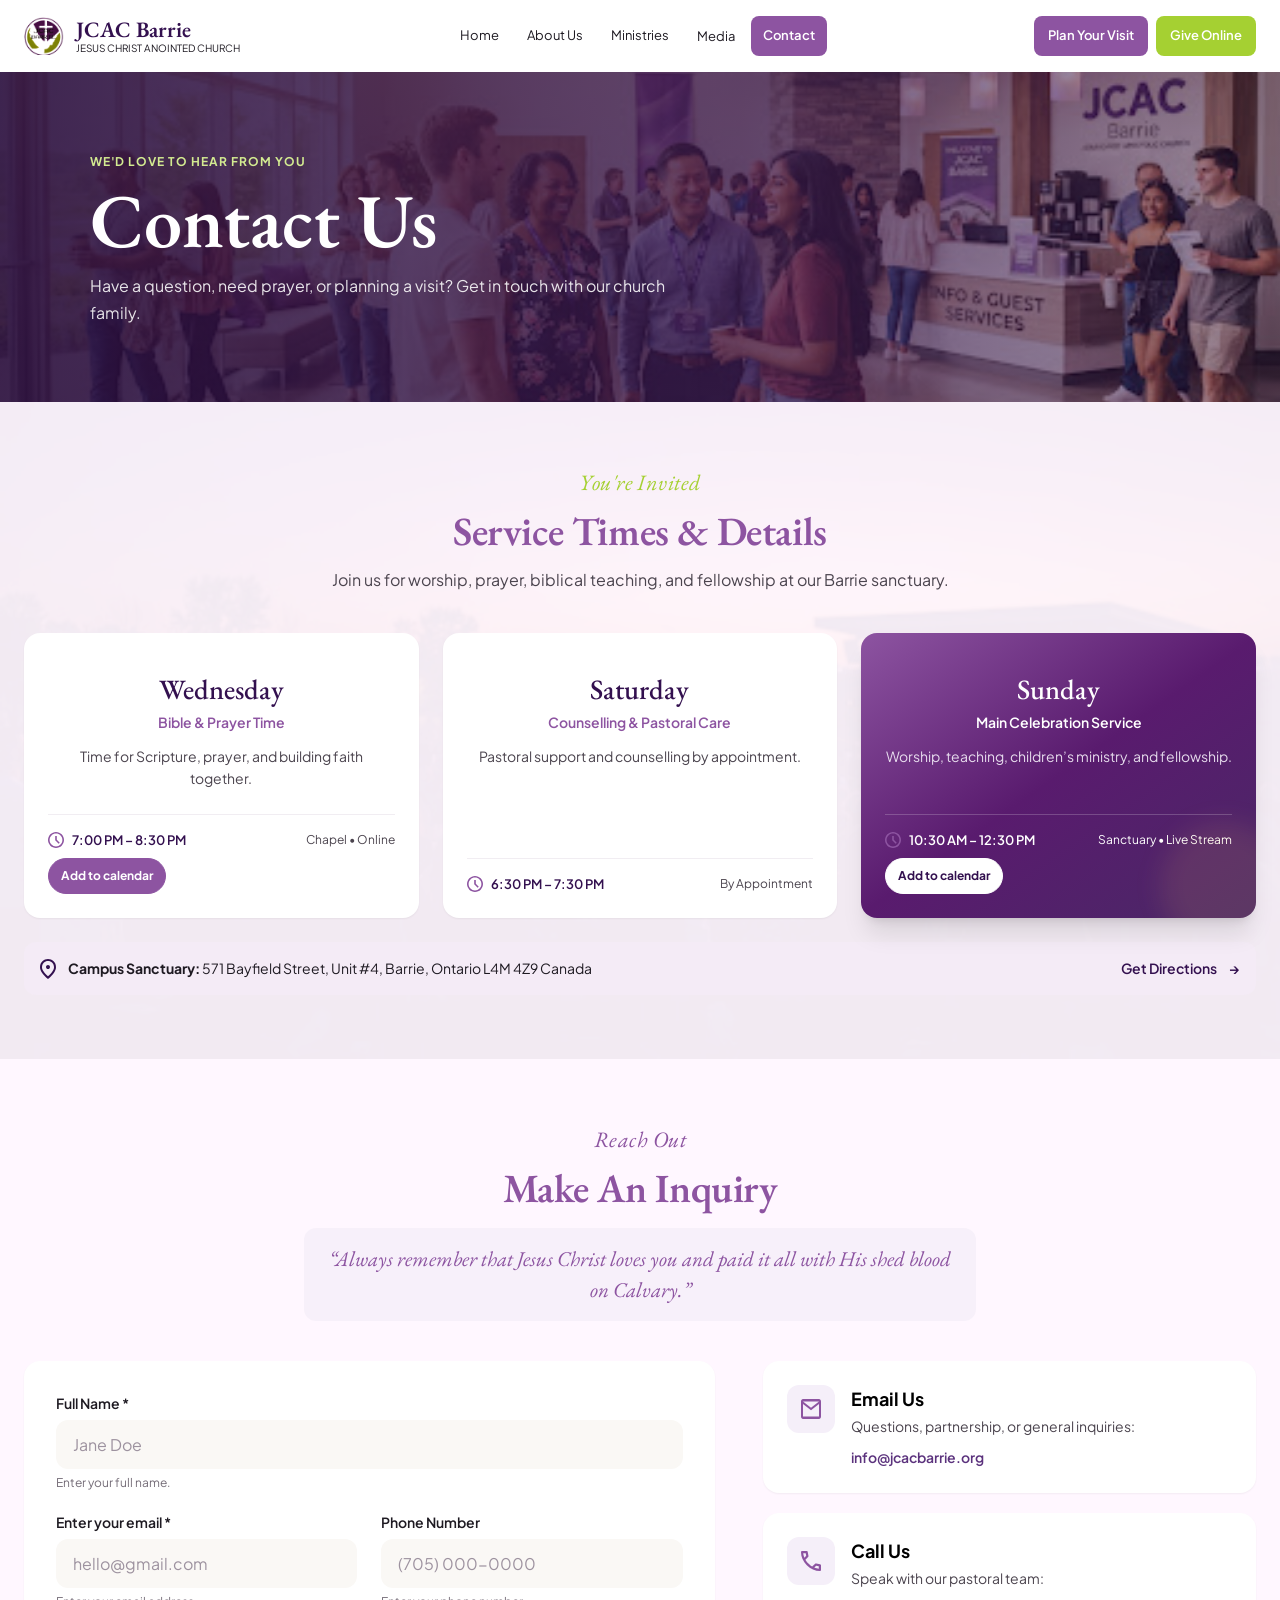
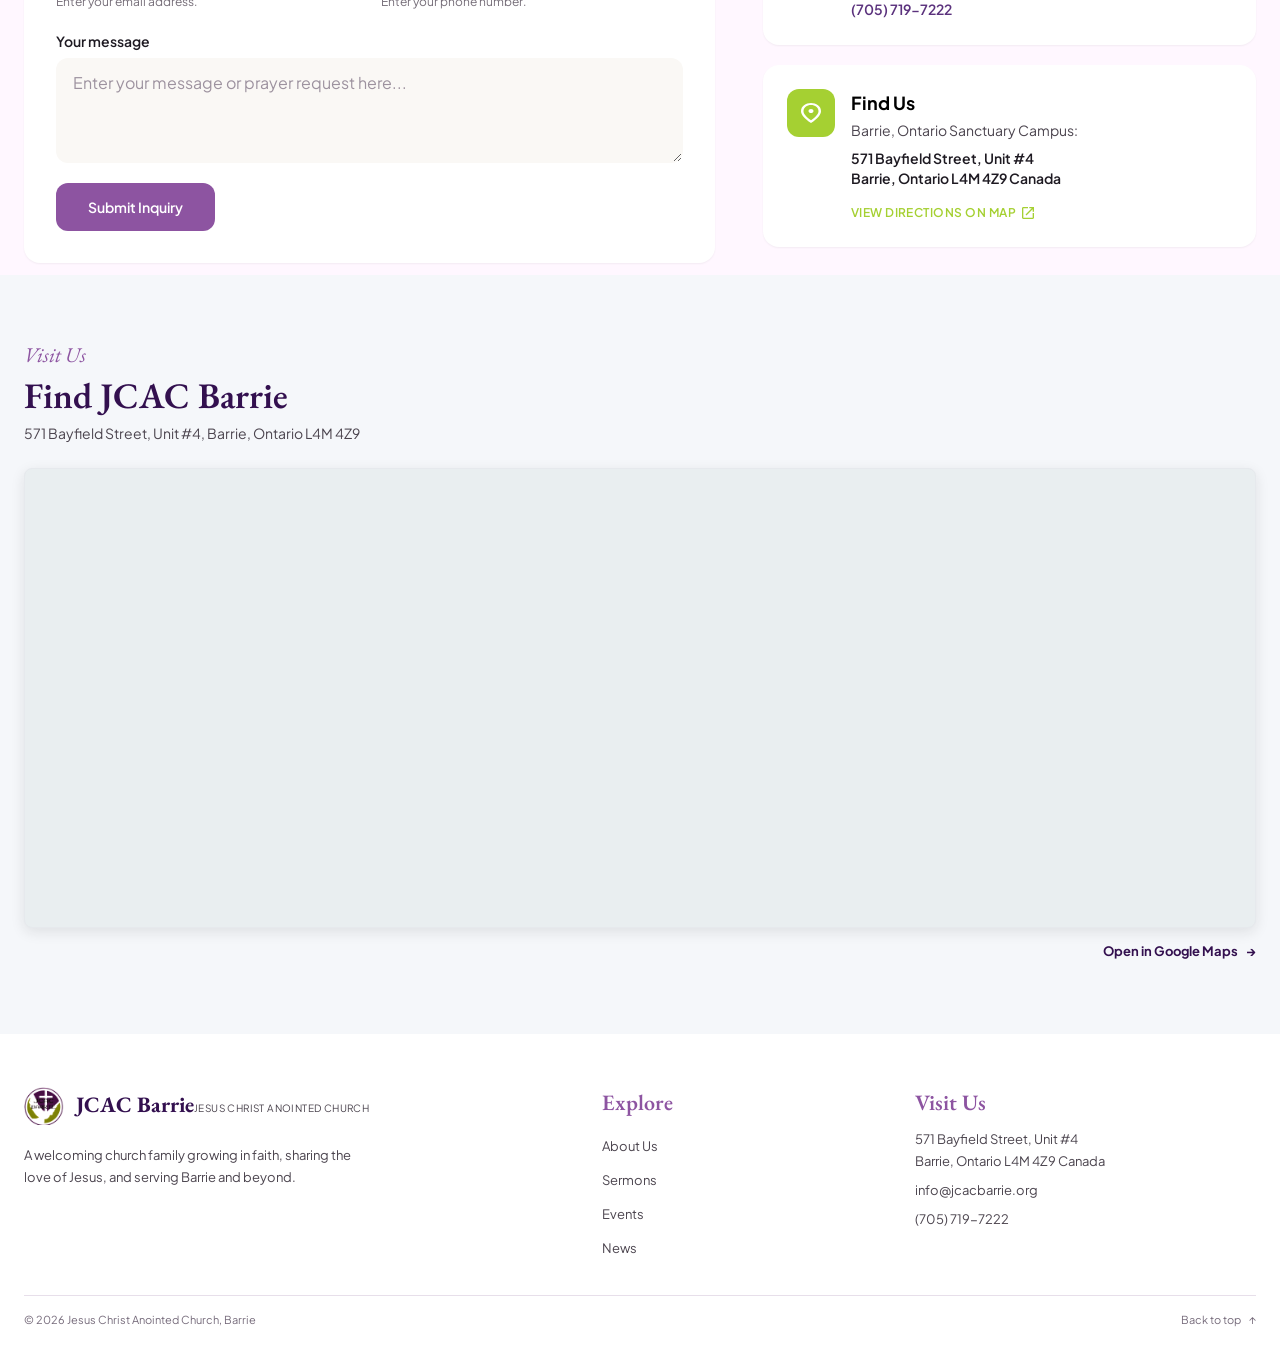
<file: contact.html>
<!DOCTYPE html>
<html lang="en">
<head>
    <meta charset="UTF-8">
    <meta name="viewport" content="width=device-width, initial-scale=1.0">
    <meta name="description" content="Contact Jesus Christ Anointed Church in Barrie, Ontario. Find our service times, address, phone, and email.">
    <title>Contact Us | JCAC Barrie</title>
    <link rel="stylesheet" href="style.css">
    <link rel="preconnect" href="https://fonts.googleapis.com">
    <link rel="preconnect" href="https://fonts.gstatic.com" crossorigin>
    <link href="https://fonts.googleapis.com/css2?family=EB+Garamond:ital,wght@0,400;0,600;1,400&family=Plus+Jakarta+Sans:wght@400;500;600;700&display=swap" rel="stylesheet">
</head>
<body class="contact-page">
    <header class="navbar dl-flex" id="top">
        <a class="logo-bar dl-flex" href="index.html#home" aria-label="JCAC Barrie home"><img src="Images/nbg-LOGO.png" alt=""><span class="logo-text"><strong>JCAC Barrie</strong><span>JESUS CHRIST ANOINTED CHURCH</span></span></a>
        <button class="menu-toggle" type="button" aria-label="Open navigation menu" aria-expanded="false" aria-controls="site-navigation"><span></span><span></span><span></span></button>
        <nav class="nav-list" id="site-navigation" aria-label="Main navigation"><ul class="dl-flex">
            <li><a href="index.html#home">Home</a></li><li><a href="about.html">About Us</a></li><li><a href="index.html#ministries">Ministries</a></li>
            <li class="nav-dropdown"><button class="nav-media-label" type="button" aria-expanded="false" aria-controls="media-submenu">Media</button><ul class="dropdown-menu" id="media-submenu"><li><a href="https://www.youtube.com/channel/UChsjNskl5XIpMcbpCFQoiUg" target="_blank" rel="noopener noreferrer">Watch Live</a></li><li><a href="sermons.html">Sermons</a></li><li><a href="events.html">Events</a></li><li><a href="news.html">News</a></li></ul></li>
            <li><a href="contact.html" aria-current="page" class="btn pur-btn">Contact</a></li>
        </ul></nav>
        <div class="buttons"><a href="index.html#services" class="btn pur-btn">Plan Your Visit</a><a href="give.html" class="btn green-btn">Give Online</a></div>
    </header>

    <main>
        <section class="contact-hero">
            <div class="contact-hero-content">
                <small>WE'D LOVE TO HEAR FROM YOU</small>
                <h1>Contact Us</h1>
                <p>Have a question, need prayer, or planning a visit? Get in touch with our church family.</p>
            </div>
        </section>

        <section class="contact-times section-4">
            <div class="section-header service-header">
                <small>You're Invited</small>
                <h2>Service Times &amp; Details</h2>
                <p>Join us for worship, prayer, biblical teaching, and fellowship at our Barrie sanctuary.</p>
            </div>
            <div class="section-grid service-details">
                <article class="service-box"><div class="service-main"><h3>Wednesday</h3><small>Bible &amp; Prayer Time</small><p>Time for Scripture, prayer, and building faith together.</p></div><div class="service-foot"><p><img src="Images/icon-time.svg" alt="">7:00 PM – 8:30 PM</p><span>Chapel &bull; Online</span><a class="calendar-link" href="#" data-calendar-day="WE" data-calendar-start="19:00" data-calendar-end="20:30" data-calendar-title="JCAC Bible &amp; Prayer Time" data-calendar-description="Weekly Bible study, prayer, and faith building at Jesus Christ Anointed Church." data-calendar-location="JCAC Barrie, 571 Bayfield Street Unit 4, Barrie, Ontario" aria-label="Add Bible and Prayer Time to calendar">Add to calendar</a></div></article>
                <article class="service-box"><div class="service-main"><h3>Saturday</h3><small>Counselling &amp; Pastoral Care</small><p>Pastoral support and counselling by appointment.</p></div><div class="service-foot"><p><img src="Images/icon-time.svg" alt="">6:30 PM – 7:30 PM</p><span>By Appointment</span></div></article>
                <article class="service-box service-box-highlight"><div class="service-main"><h3>Sunday</h3><small>Main Celebration Service</small><p>Worship, teaching, children’s ministry, and fellowship.</p></div><div class="service-foot"><p><img src="Images/icon-time.svg" alt="">10:30 AM – 12:30 PM</p><span>Sanctuary &bull; Live Stream</span><a class="calendar-link" href="#" data-calendar-day="SU" data-calendar-start="10:30" data-calendar-end="12:30" data-calendar-title="JCAC Main Celebration Service" data-calendar-description="Weekly worship, biblical teaching, children's ministry, and fellowship at Jesus Christ Anointed Church." data-calendar-location="JCAC Barrie, 571 Bayfield Street Unit 4, Barrie, Ontario" aria-label="Add Main Celebration Service to calendar">Add to calendar</a></div></article>
            </div>
            <div class="service-venue"><p><img src="Images/icon-map.svg" alt=""><span><strong>Campus Sanctuary:</strong> 571 Bayfield Street, Unit #4, Barrie, Ontario L4M 4Z9 Canada</span></p><a href="https://maps.app.goo.gl/yerdJYKo6gNgqCvTA" target="_blank" rel="noopener noreferrer">Get Directions <span aria-hidden="true">&rarr;</span></a></div>
        </section>

        <section class="section-7 contact-inquiry" id="inquiry">
            <div class="section-header contact-header">
                <small>Reach Out</small>
                <h2>Make An Inquiry</h2>
                <p class="p-bg">“Always remember that Jesus Christ loves you and paid it all with His shed blood on Calvary.”</p>
            </div>
            <div class="section-7-form">
                <form class="left-form">
                    <div class="form-field"><label for="contact-name">Full Name *</label><input id="contact-name" name="name" type="text" autocomplete="name" placeholder="Jane Doe" required><small>Enter your full name.</small></div>
                    <div class="form-row">
                        <div class="form-field"><label for="contact-email">Enter your email *</label><input id="contact-email" name="email" type="email" autocomplete="email" placeholder="hello@gmail.com" required><small>Enter your email address.</small></div>
                        <div class="form-field"><label for="contact-phone">Phone Number</label><input id="contact-phone" name="phone" type="tel" autocomplete="tel" placeholder="(705) 000-0000"><small>Enter your phone number.</small></div>
                    </div>
                    <div class="form-field"><label for="contact-message">Your message</label><textarea id="contact-message" name="message" placeholder="Enter your message or prayer request here..."></textarea></div>
                    <button class="btn pur-btn" type="submit">Submit Inquiry</button>
                </form>
                <div class="contact-list">
                    <article class="contact-card"><span class="contact-icon"><img src="Images/icon-email.svg" alt=""></span><div><h3>Email Us</h3><p>Questions, partnership, or general inquiries:</p><a href="mailto:info@jcacbarrie.org">info@jcacbarrie.org</a></div></article>
                    <article class="contact-card"><span class="contact-icon"><img src="Images/icon-phone.svg" alt=""></span><div><h3>Call Us</h3><p>Speak with our pastoral team:</p><a href="tel:+17057197222">(705) 719-7222</a></div></article>
                    <article class="contact-card"><span class="contact-icon contact-icon-green"><img src="Images/icon-find-us.svg" alt=""></span><div><h3>Find Us</h3><p>Barrie, Ontario Sanctuary Campus:</p><address>571 Bayfield Street, Unit #4<br>Barrie, Ontario L4M 4Z9 Canada</address><a class="directions-link" href="https://maps.app.goo.gl/yerdJYKo6gNgqCvTA" target="_blank" rel="noopener noreferrer">View Directions on Map <img src="Images/icon-arrow.svg" alt=""></a></div></article>
                </div>
            </div>
        </section>

        <section class="contact-map-section">
            <div class="contact-map-heading">
                <small>Visit Us</small>
                <h2>Find JCAC Barrie</h2>
                <p>571 Bayfield Street, Unit #4, Barrie, Ontario L4M 4Z9</p>
            </div>
            <div class="contact-map-frame">
                <iframe
                    title="Map showing Jesus Christ Anointed Church at 571 Bayfield Street in Barrie"
                    src="https://maps.google.com/maps?q=JESUS+CHRIST+ANOINTED+CHURCH%2C+571+Bayfield+Street%2C+Barrie%2C+ON&ll=44.4177191,-79.7132567&z=16&output=embed"
                    loading="lazy"
                    referrerpolicy="no-referrer-when-downgrade"
                    allowfullscreen>
                </iframe>
            </div>
            <a class="contact-map-directions" href="https://maps.app.goo.gl/yerdJYKo6gNgqCvTA" target="_blank" rel="noopener noreferrer">Open in Google Maps <span aria-hidden="true">&rarr;</span></a>
        </section>
    </main>

    <footer class="site-footer"><div class="site-footer-inner"><div class="footer-brand"><a class="logo-bar dl-flex" href="index.html#home" aria-label="JCAC Barrie home"><img src="Images/nbg-LOGO.png" alt=""><span class="logo-text"><strong>JCAC Barrie</strong><span>JESUS CHRIST ANOINTED CHURCH</span></span></a><p>A welcoming church family growing in faith, sharing the love of Jesus, and serving Barrie and beyond.</p></div><nav class="footer-navigation" aria-label="Footer navigation"><h2>Explore</h2><ul><li><a href="about.html">About Us</a></li><li><a href="sermons.html">Sermons</a></li><li><a href="events.html">Events</a></li><li><a href="news.html">News</a></li></ul></nav><div class="footer-contact"><h2>Visit Us</h2><address>571 Bayfield Street, Unit #4<br>Barrie, Ontario L4M 4Z9 Canada</address><a href="mailto:info@jcacbarrie.org">info@jcacbarrie.org</a><a href="tel:+17057197222">(705) 719-7222</a></div></div><div class="site-footer-bottom"><p>&copy; 2026 Jesus Christ Anointed Church, Barrie</p><a href="#top">Back to top <span aria-hidden="true">&uarr;</span></a></div></footer>

    <script>
        const menuToggle = document.querySelector('.menu-toggle');
        const navbar = document.querySelector('.navbar');
        const mediaToggle = document.querySelector('.nav-media-label');
        menuToggle.addEventListener('click', () => {
            const isOpen = menuToggle.getAttribute('aria-expanded') !== 'true';
            navbar.classList.toggle('menu-open', isOpen);
            menuToggle.setAttribute('aria-expanded', String(isOpen));
            menuToggle.setAttribute('aria-label', isOpen ? 'Close navigation menu' : 'Open navigation menu');
        });
        mediaToggle.addEventListener('click', () => {
            if (!window.matchMedia('(max-width: 1100px)').matches) return;
            const isOpen = mediaToggle.getAttribute('aria-expanded') !== 'true';
            mediaToggle.setAttribute('aria-expanded', String(isOpen));
            mediaToggle.closest('.nav-dropdown').classList.toggle('media-open', isOpen);
        });
        document.querySelector('#site-navigation').addEventListener('click', event => {
            if (event.target.closest('a')) {
                navbar.classList.remove('menu-open');
                menuToggle.setAttribute('aria-expanded', 'false');
                menuToggle.setAttribute('aria-label', 'Open navigation menu');
            }
        });
    </script>
    <script src="calendar.js"></script>
</body>
</html>
</file>
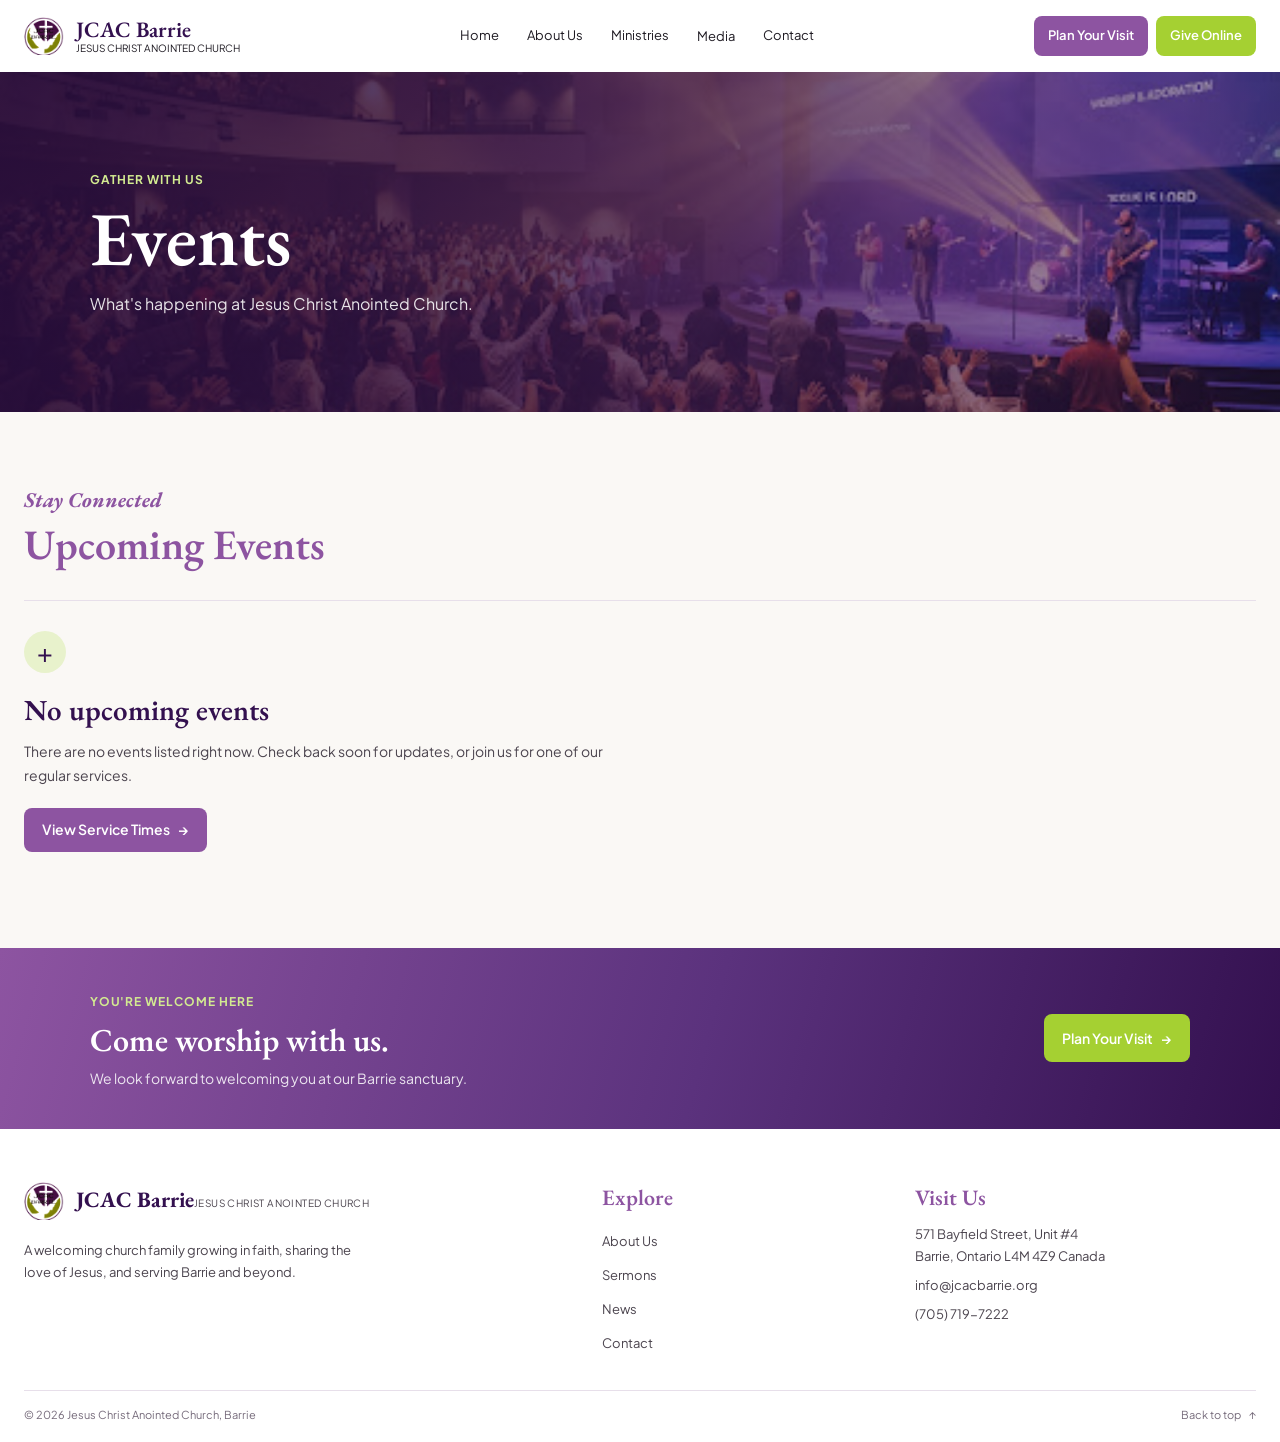
<file: events.html>
<!DOCTYPE html>
<html lang="en">
<head>
    <meta charset="UTF-8">
    <meta name="viewport" content="width=device-width, initial-scale=1.0">
    <meta name="description" content="See upcoming events at Jesus Christ Anointed Church in Barrie.">
    <title>Events | JCAC Barrie</title>
    <link rel="stylesheet" href="style.css">
    <link rel="preconnect" href="https://fonts.googleapis.com">
    <link rel="preconnect" href="https://fonts.gstatic.com" crossorigin>
    <link href="https://fonts.googleapis.com/css2?family=EB+Garamond:ital,wght@0,400;0,600;1,400&family=Plus+Jakarta+Sans:wght@400;500;600;700&display=swap" rel="stylesheet">
</head>
<body class="media-page">
    <header class="navbar dl-flex" id="top">
        <a class="logo-bar dl-flex" href="index.html#home" aria-label="JCAC Barrie home"><img src="Images/nbg-LOGO.png" alt=""><span class="logo-text"><strong>JCAC Barrie</strong><span>JESUS CHRIST ANOINTED CHURCH</span></span></a>
        <button class="menu-toggle" type="button" aria-label="Open navigation menu" aria-expanded="false" aria-controls="site-navigation"><span></span><span></span><span></span></button>
        <nav class="nav-list" id="site-navigation" aria-label="Main navigation"><ul class="dl-flex">
            <li><a href="index.html#home">Home</a></li><li><a href="about.html">About Us</a></li><li><a href="index.html#ministries">Ministries</a></li>
            <li class="nav-dropdown"><button class="nav-media-label" type="button" aria-expanded="false" aria-controls="media-submenu">Media</button><ul class="dropdown-menu" id="media-submenu"><li><a href="https://www.youtube.com/channel/UChsjNskl5XIpMcbpCFQoiUg" target="_blank" rel="noopener noreferrer">Watch Live</a></li><li><a href="sermons.html">Sermons</a></li><li><a href="events.html" aria-current="page">Events</a></li><li><a href="news.html">News</a></li></ul></li>
            <li><a href="contact.html">Contact</a></li>
        </ul></nav>
        <div class="buttons"><a href="index.html#services" class="btn pur-btn">Plan Your Visit</a><a href="give.html" class="btn green-btn">Give Online</a></div>
    </header>
    <main>
        <section class="media-hero media-hero-events"><div class="media-hero-content"><small>GATHER WITH US</small><h1>Events</h1><p>What's happening at Jesus Christ Anointed Church.</p></div></section>
        <section class="media-listing events-listing">
            <div class="media-section-heading"><small>Stay Connected</small><h2>Upcoming Events</h2></div>
            <div class="events-empty"><span class="events-empty-mark" aria-hidden="true">+</span><h3>No upcoming events</h3><p>There are no events listed right now. Check back soon for updates, or join us for one of our regular services.</p><a class="btn pur-btn" href="index.html#services">View Service Times <span aria-hidden="true">&rarr;</span></a></div>
        </section>
        <section class="media-invitation"><div><small>You're Welcome Here</small><h2>Come worship with us.</h2><p>We look forward to welcoming you at our Barrie sanctuary.</p></div><a class="btn green-btn" href="index.html#services">Plan Your Visit <span aria-hidden="true">&rarr;</span></a></section>
    </main>
    <footer class="site-footer"><div class="site-footer-inner"><div class="footer-brand"><a class="logo-bar dl-flex" href="index.html#home" aria-label="JCAC Barrie home"><img src="Images/nbg-LOGO.png" alt=""><span class="logo-text"><strong>JCAC Barrie</strong><span>JESUS CHRIST ANOINTED CHURCH</span></span></a><p>A welcoming church family growing in faith, sharing the love of Jesus, and serving Barrie and beyond.</p></div><nav class="footer-navigation" aria-label="Footer navigation"><h2>Explore</h2><ul><li><a href="about.html">About Us</a></li><li><a href="sermons.html">Sermons</a></li><li><a href="news.html">News</a></li><li><a href="contact.html">Contact</a></li></ul></nav><div class="footer-contact"><h2>Visit Us</h2><address>571 Bayfield Street, Unit #4<br>Barrie, Ontario L4M 4Z9 Canada</address><a href="mailto:info@jcacbarrie.org">info@jcacbarrie.org</a><a href="tel:+17057197222">(705) 719-7222</a></div></div><div class="site-footer-bottom"><p>&copy; 2026 Jesus Christ Anointed Church, Barrie</p><a href="#top">Back to top <span aria-hidden="true">&uarr;</span></a></div></footer>
    <script>
        const menuToggle = document.querySelector('.menu-toggle');
        const navbar = document.querySelector('.navbar');
        menuToggle.addEventListener('click', () => {
            const isOpen = menuToggle.getAttribute('aria-expanded') !== 'true';
            navbar.classList.toggle('menu-open', isOpen);
            menuToggle.setAttribute('aria-expanded', String(isOpen));
            menuToggle.setAttribute('aria-label', isOpen ? 'Close navigation menu' : 'Open navigation menu');
        });
        const mediaToggle = document.querySelector('.nav-media-label');
        mediaToggle.addEventListener('click', () => {
            if (!window.matchMedia('(max-width: 1100px)').matches) return;
            const isOpen = mediaToggle.getAttribute('aria-expanded') !== 'true';
            mediaToggle.setAttribute('aria-expanded', String(isOpen));
            mediaToggle.closest('.nav-dropdown').classList.toggle('media-open', isOpen);
        });
        document.querySelector('#site-navigation').addEventListener('click', event => {
            if (event.target.closest('a')) {
                navbar.classList.remove('menu-open');
                menuToggle.setAttribute('aria-expanded', 'false');
                menuToggle.setAttribute('aria-label', 'Open navigation menu');
            }
        });
    </script>
</body>
</html>
</file>
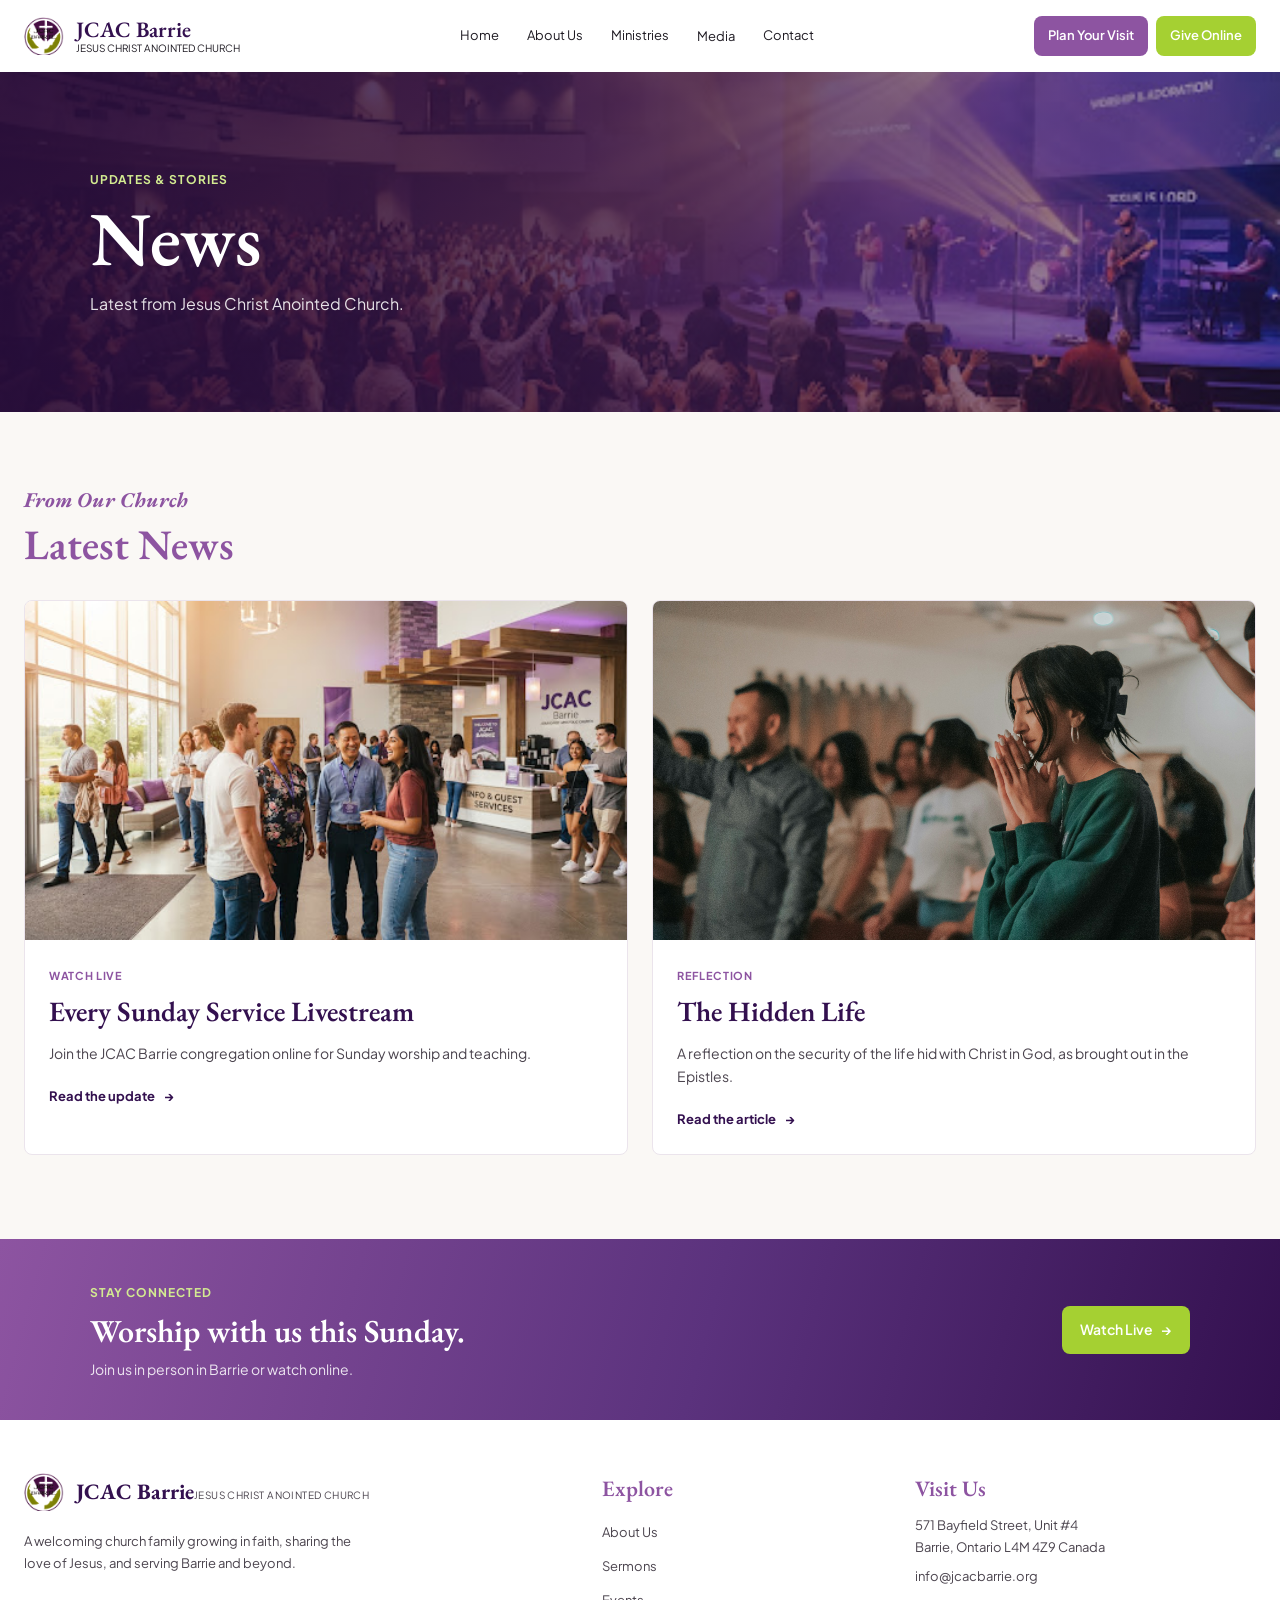
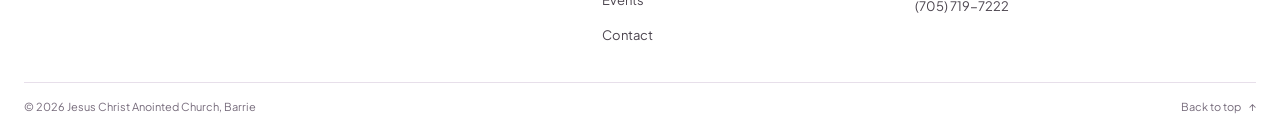
<file: news.html>
<!DOCTYPE html>
<html lang="en">
<head>
    <meta charset="UTF-8">
    <meta name="viewport" content="width=device-width, initial-scale=1.0">
    <meta name="description" content="Read news and updates from Jesus Christ Anointed Church in Barrie.">
    <title>News | JCAC Barrie</title>
    <link rel="stylesheet" href="style.css">
    <link rel="preconnect" href="https://fonts.googleapis.com">
    <link rel="preconnect" href="https://fonts.gstatic.com" crossorigin>
    <link href="https://fonts.googleapis.com/css2?family=EB+Garamond:ital,wght@0,400;0,600;1,400&family=Plus+Jakarta+Sans:wght@400;500;600;700&display=swap" rel="stylesheet">
</head>
<body class="media-page">
    <header class="navbar dl-flex" id="top">
        <a class="logo-bar dl-flex" href="index.html#home" aria-label="JCAC Barrie home"><img src="Images/nbg-LOGO.png" alt=""><span class="logo-text"><strong>JCAC Barrie</strong><span>JESUS CHRIST ANOINTED CHURCH</span></span></a>
        <button class="menu-toggle" type="button" aria-label="Open navigation menu" aria-expanded="false" aria-controls="site-navigation"><span></span><span></span><span></span></button>
        <nav class="nav-list" id="site-navigation" aria-label="Main navigation"><ul class="dl-flex">
            <li><a href="index.html#home">Home</a></li><li><a href="about.html">About Us</a></li><li><a href="index.html#ministries">Ministries</a></li>
            <li class="nav-dropdown"><button class="nav-media-label" type="button" aria-expanded="false" aria-controls="media-submenu">Media</button><ul class="dropdown-menu" id="media-submenu"><li><a href="https://www.youtube.com/channel/UChsjNskl5XIpMcbpCFQoiUg" target="_blank" rel="noopener noreferrer">Watch Live</a></li><li><a href="sermons.html">Sermons</a></li><li><a href="events.html">Events</a></li><li><a href="news.html" aria-current="page">News</a></li></ul></li>
            <li><a href="contact.html">Contact</a></li>
        </ul></nav>
        <div class="buttons"><a href="index.html#services" class="btn pur-btn">Plan Your Visit</a><a href="give.html" class="btn green-btn">Give Online</a></div>
    </header>
    <main>
        <section class="media-hero media-hero-news"><div class="media-hero-content"><small>UPDATES &amp; STORIES</small><h1>News</h1><p>Latest from Jesus Christ Anointed Church.</p></div></section>
        <section class="media-listing">
            <div class="media-section-heading"><small>From Our Church</small><h2>Latest News</h2></div>
            <div class="media-card-grid">
                <article class="media-card">
                    <a class="media-card-image" href="https://www.jcacbarrie.org/blog/every-sunday-service-livestream" target="_blank" rel="noopener noreferrer"><img src="Images/welcome-service.jpg" alt="Congregation gathering for a church service"></a>
                    <div class="media-card-copy"><span class="news-label">WATCH LIVE</span><h3>Every Sunday Service Livestream</h3><p>Join the JCAC Barrie congregation online for Sunday worship and teaching.</p><a class="media-text-link" href="https://www.jcacbarrie.org/blog/every-sunday-service-livestream" target="_blank" rel="noopener noreferrer">Read the update <span aria-hidden="true">&rarr;</span></a></div>
                </article>
                <article class="media-card">
                    <a class="media-card-image" href="https://www.jcacbarrie.org/blog/the-hidden-life" target="_blank" rel="noopener noreferrer"><img src="Images/praying-lady~1.jpg" alt="A woman praying during worship"></a>
                    <div class="media-card-copy"><span class="news-label">REFLECTION</span><h3>The Hidden Life</h3><p>A reflection on the security of the life hid with Christ in God, as brought out in the Epistles.</p><a class="media-text-link" href="https://www.jcacbarrie.org/blog/the-hidden-life" target="_blank" rel="noopener noreferrer">Read the article <span aria-hidden="true">&rarr;</span></a></div>
                </article>
            </div>
        </section>
        <section class="media-invitation"><div><small>Stay Connected</small><h2>Worship with us this Sunday.</h2><p>Join us in person in Barrie or watch online.</p></div><a class="btn green-btn" href="https://www.youtube.com/channel/UChsjNskl5XIpMcbpCFQoiUg" target="_blank" rel="noopener noreferrer">Watch Live <span aria-hidden="true">&rarr;</span></a></section>
    </main>
    <footer class="site-footer"><div class="site-footer-inner"><div class="footer-brand"><a class="logo-bar dl-flex" href="index.html#home" aria-label="JCAC Barrie home"><img src="Images/nbg-LOGO.png" alt=""><span class="logo-text"><strong>JCAC Barrie</strong><span>JESUS CHRIST ANOINTED CHURCH</span></span></a><p>A welcoming church family growing in faith, sharing the love of Jesus, and serving Barrie and beyond.</p></div><nav class="footer-navigation" aria-label="Footer navigation"><h2>Explore</h2><ul><li><a href="about.html">About Us</a></li><li><a href="sermons.html">Sermons</a></li><li><a href="events.html">Events</a></li><li><a href="contact.html">Contact</a></li></ul></nav><div class="footer-contact"><h2>Visit Us</h2><address>571 Bayfield Street, Unit #4<br>Barrie, Ontario L4M 4Z9 Canada</address><a href="mailto:info@jcacbarrie.org">info@jcacbarrie.org</a><a href="tel:+17057197222">(705) 719-7222</a></div></div><div class="site-footer-bottom"><p>&copy; 2026 Jesus Christ Anointed Church, Barrie</p><a href="#top">Back to top <span aria-hidden="true">&uarr;</span></a></div></footer>
    <script>
        const menuToggle = document.querySelector('.menu-toggle');
        const navbar = document.querySelector('.navbar');
        menuToggle.addEventListener('click', () => {
            const isOpen = menuToggle.getAttribute('aria-expanded') !== 'true';
            navbar.classList.toggle('menu-open', isOpen);
            menuToggle.setAttribute('aria-expanded', String(isOpen));
            menuToggle.setAttribute('aria-label', isOpen ? 'Close navigation menu' : 'Open navigation menu');
        });
        const mediaToggle = document.querySelector('.nav-media-label');
        mediaToggle.addEventListener('click', () => {
            if (!window.matchMedia('(max-width: 1100px)').matches) return;
            const isOpen = mediaToggle.getAttribute('aria-expanded') !== 'true';
            mediaToggle.setAttribute('aria-expanded', String(isOpen));
            mediaToggle.closest('.nav-dropdown').classList.toggle('media-open', isOpen);
        });
        document.querySelector('#site-navigation').addEventListener('click', event => {
            if (event.target.closest('a')) {
                navbar.classList.remove('menu-open');
                menuToggle.setAttribute('aria-expanded', 'false');
                menuToggle.setAttribute('aria-label', 'Open navigation menu');
            }
        });
    </script>
</body>
</html>
</file>
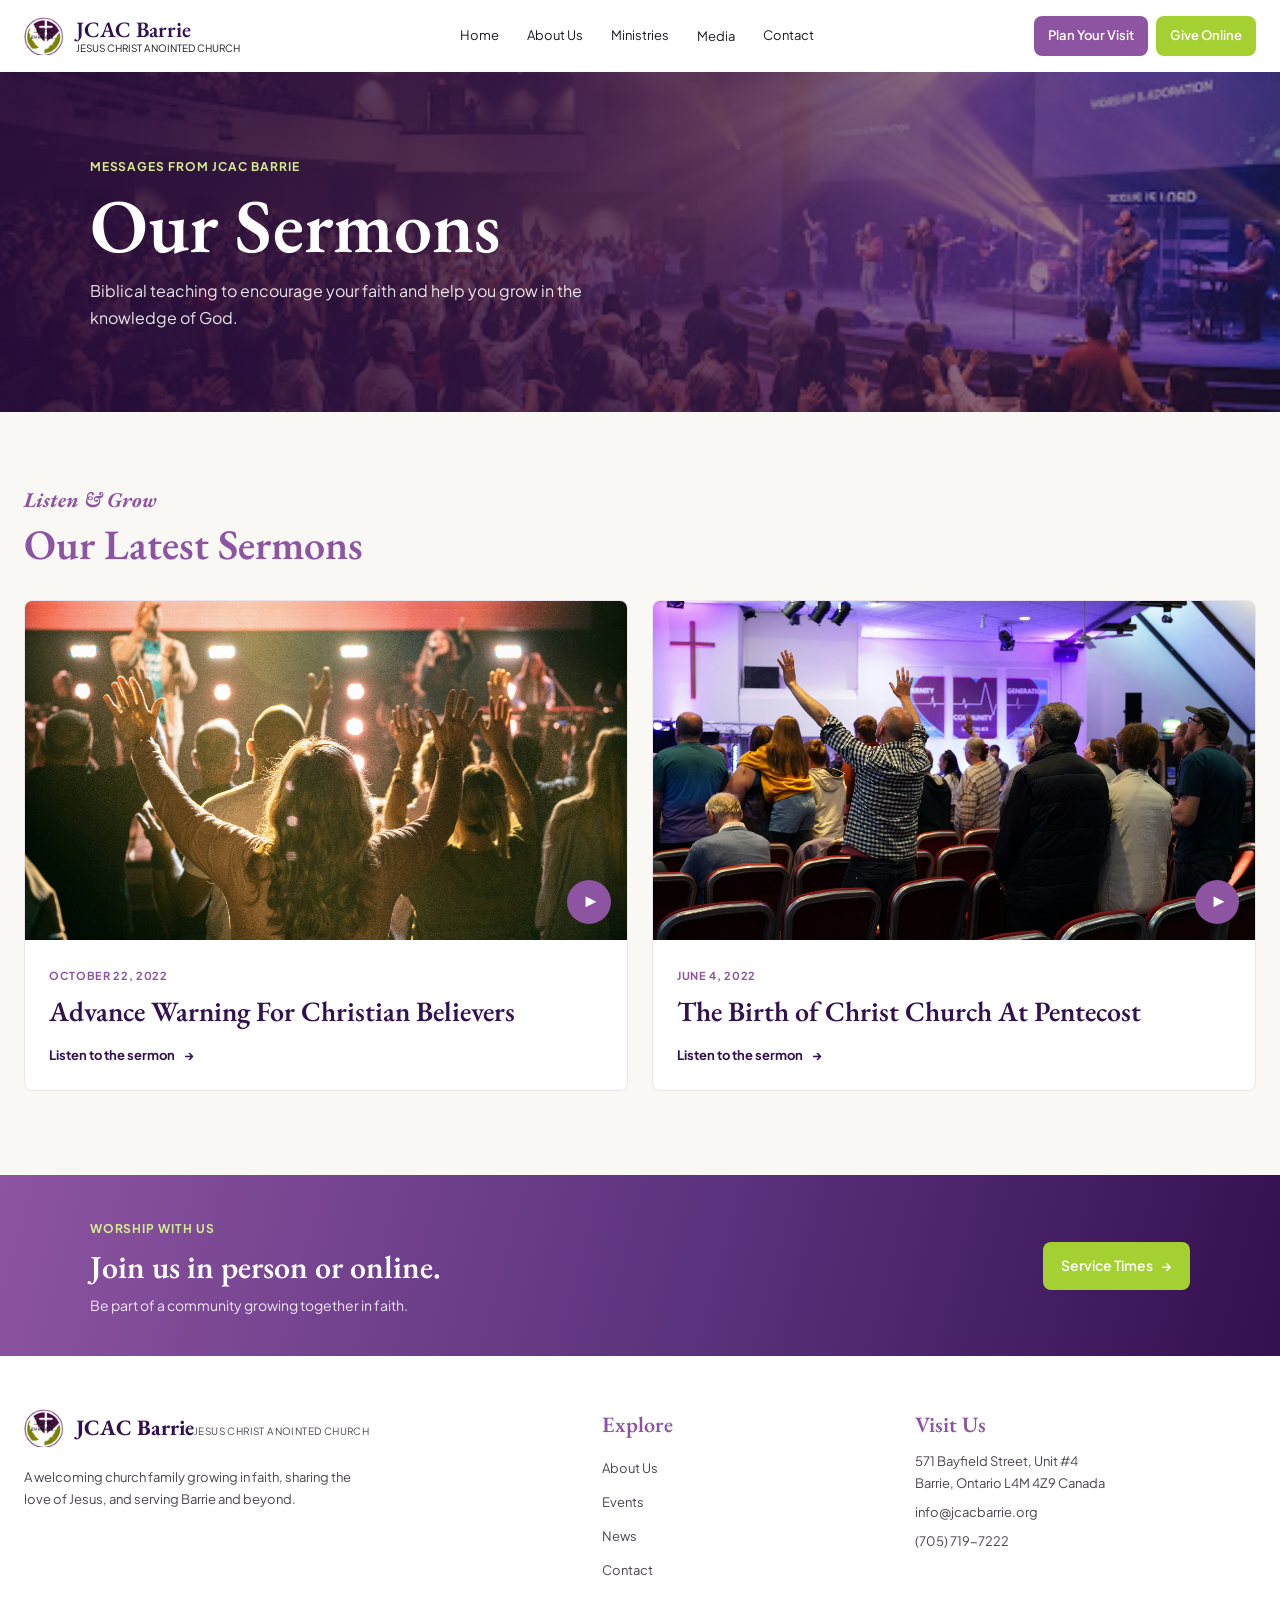
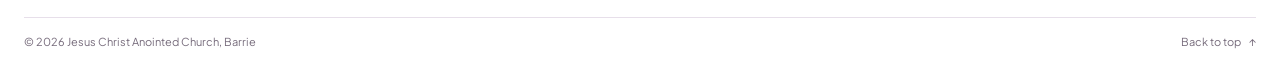
<file: sermons.html>
<!DOCTYPE html>
<html lang="en">
<head>
    <meta charset="UTF-8">
    <meta name="viewport" content="width=device-width, initial-scale=1.0">
    <meta name="description" content="Listen to sermons from Jesus Christ Anointed Church in Barrie.">
    <title>Sermons | JCAC Barrie</title>
    <link rel="stylesheet" href="style.css">
    <link rel="preconnect" href="https://fonts.googleapis.com">
    <link rel="preconnect" href="https://fonts.gstatic.com" crossorigin>
    <link href="https://fonts.googleapis.com/css2?family=EB+Garamond:ital,wght@0,400;0,600;1,400&family=Plus+Jakarta+Sans:wght@400;500;600;700&display=swap" rel="stylesheet">
</head>
<body class="media-page">
    <header class="navbar dl-flex" id="top">
        <a class="logo-bar dl-flex" href="index.html#home" aria-label="JCAC Barrie home">
            <img src="Images/nbg-LOGO.png" alt="">
            <span class="logo-text"><strong>JCAC Barrie</strong><span>JESUS CHRIST ANOINTED CHURCH</span></span>
        </a>
        <button class="menu-toggle" type="button" aria-label="Open navigation menu" aria-expanded="false" aria-controls="site-navigation"><span></span><span></span><span></span></button>
        <nav class="nav-list" id="site-navigation" aria-label="Main navigation">
            <ul class="dl-flex">
                <li><a href="index.html#home">Home</a></li>
                <li><a href="about.html">About Us</a></li>
                <li><a href="index.html#ministries">Ministries</a></li>
                <li class="nav-dropdown"><button class="nav-media-label" type="button" aria-expanded="false" aria-controls="media-submenu">Media</button><ul class="dropdown-menu" id="media-submenu">
                    <li><a href="https://www.youtube.com/channel/UChsjNskl5XIpMcbpCFQoiUg" target="_blank" rel="noopener noreferrer">Watch Live</a></li>
                    <li><a href="sermons.html" aria-current="page">Sermons</a></li>
                    <li><a href="events.html">Events</a></li>
                    <li><a href="news.html">News</a></li>
                </ul></li>
                <li><a href="contact.html">Contact</a></li>
            </ul>
        </nav>
        <div class="buttons"><a href="index.html#services" class="btn pur-btn">Plan Your Visit</a><a href="give.html" class="btn green-btn">Give Online</a></div>
    </header>

    <main>
        <section class="media-hero">
            <div class="media-hero-content">
                <small>MESSAGES FROM JCAC BARRIE</small>
                <h1>Our Sermons</h1>
                <p>Biblical teaching to encourage your faith and help you grow in the knowledge of God.</p>
            </div>
        </section>
        <section class="media-listing">
            <div class="media-section-heading">
                <small>Listen &amp; Grow</small>
                <h2>Our Latest Sermons</h2>
            </div>
            <div class="media-card-grid">
                <article class="media-card">
                    <a class="media-card-image" href="https://www.jcacbarrie.org/episode/advance-warning-for-christian-believers" target="_blank" rel="noopener noreferrer">
                        <img src="Images/brt-hands-raised~1.jpg" alt="Worshippers raising their hands in praise">
                        <span class="media-play" aria-hidden="true">&#9654;</span>
                    </a>
                    <div class="media-card-copy">
                        <time datetime="2022-10-22">October 22, 2022</time>
                        <h3>Advance Warning For Christian Believers</h3>
                        <a class="media-text-link" href="https://www.jcacbarrie.org/episode/advance-warning-for-christian-believers" target="_blank" rel="noopener noreferrer">Listen to the sermon <span aria-hidden="true">&rarr;</span></a>
                    </div>
                </article>
                <article class="media-card">
                    <a class="media-card-image" href="https://www.jcacbarrie.org/episode/the-birth-of-christ-church-at-pentecost" target="_blank" rel="noopener noreferrer">
                        <img src="Images/church-1~1.jpg" alt="Church congregation gathered together">
                        <span class="media-play" aria-hidden="true">&#9654;</span>
                    </a>
                    <div class="media-card-copy">
                        <time datetime="2022-06-04">June 4, 2022</time>
                        <h3>The Birth of Christ Church At Pentecost</h3>
                        <a class="media-text-link" href="https://www.jcacbarrie.org/episode/the-birth-of-christ-church-at-pentecost" target="_blank" rel="noopener noreferrer">Listen to the sermon <span aria-hidden="true">&rarr;</span></a>
                    </div>
                </article>
            </div>
        </section>
        <section class="media-invitation">
            <div><small>Worship With Us</small><h2>Join us in person or online.</h2><p>Be part of a community growing together in faith.</p></div>
            <a class="btn green-btn" href="index.html#services">Service Times <span aria-hidden="true">&rarr;</span></a>
        </section>
    </main>

    <footer class="site-footer">
        <div class="site-footer-inner">
            <div class="footer-brand"><a class="logo-bar dl-flex" href="index.html#home" aria-label="JCAC Barrie home"><img src="Images/nbg-LOGO.png" alt=""><span class="logo-text"><strong>JCAC Barrie</strong><span>JESUS CHRIST ANOINTED CHURCH</span></span></a><p>A welcoming church family growing in faith, sharing the love of Jesus, and serving Barrie and beyond.</p></div>
            <nav class="footer-navigation" aria-label="Footer navigation"><h2>Explore</h2><ul><li><a href="about.html">About Us</a></li><li><a href="events.html">Events</a></li><li><a href="news.html">News</a></li><li><a href="contact.html">Contact</a></li></ul></nav>
            <div class="footer-contact"><h2>Visit Us</h2><address>571 Bayfield Street, Unit #4<br>Barrie, Ontario L4M 4Z9 Canada</address><a href="mailto:info@jcacbarrie.org">info@jcacbarrie.org</a><a href="tel:+17057197222">(705) 719-7222</a></div>
        </div>
        <div class="site-footer-bottom"><p>&copy; 2026 Jesus Christ Anointed Church, Barrie</p><a href="#top">Back to top <span aria-hidden="true">&uarr;</span></a></div>
    </footer>
    <script>
        const menuToggle = document.querySelector('.menu-toggle');
        const navbar = document.querySelector('.navbar');
        menuToggle.addEventListener('click', () => {
            const isOpen = menuToggle.getAttribute('aria-expanded') !== 'true';
            navbar.classList.toggle('menu-open', isOpen);
            menuToggle.setAttribute('aria-expanded', String(isOpen));
            menuToggle.setAttribute('aria-label', isOpen ? 'Close navigation menu' : 'Open navigation menu');
        });
        const mediaToggle = document.querySelector('.nav-media-label');
        mediaToggle.addEventListener('click', () => {
            if (!window.matchMedia('(max-width: 1100px)').matches) return;
            const isOpen = mediaToggle.getAttribute('aria-expanded') !== 'true';
            mediaToggle.setAttribute('aria-expanded', String(isOpen));
            mediaToggle.closest('.nav-dropdown').classList.toggle('media-open', isOpen);
        });
        document.querySelector('#site-navigation').addEventListener('click', event => {
            if (event.target.closest('a')) {
                navbar.classList.remove('menu-open');
                menuToggle.setAttribute('aria-expanded', 'false');
                menuToggle.setAttribute('aria-label', 'Open navigation menu');
            }
        });
    </script>
</body>
</html>
</file>
<file: style.css>
:root{
    color-scheme: light;
    --purple: #8d54a1;
    --deep-purple: #33104f;
    --green: #a5d032;
    --ink: #1e1a22;
    --body-ink: #4b444e;
    --cream: #faf8f5;
    --pale-purple: #f5eff9;
}

*{
    box-sizing: border-box;
}

html{
    scroll-behavior: smooth;
}

body{
    margin: 0;
    color: var(--ink);
    background: var(--cream);
    font-family: 'Plus Jakarta Sans', sans-serif;
    line-height: 1.5;
}

body,
button,
input,
textarea{
    font-family: 'Plus Jakarta Sans', sans-serif;
}

img{
    max-width: 100%;
}

a{
    color: inherit;
    text-decoration: none;
}

button,
a,
input,
textarea{
    -webkit-tap-highlight-color: transparent;
}

a:focus-visible,
button:focus-visible,
input:focus-visible,
textarea:focus-visible{
    outline: 3px solid #a5d032;
    outline-offset: 3px;
}

.dl-flex,
.buttons{
    display: flex;
    align-items: center;
}

.btn{
    display: inline-flex;
    align-items: center;
    justify-content: center;
    gap: 8px;
    min-height: 44px;
    padding: 10px 18px;
    border: 0;
    border-radius: 8px;
    color: white;
    font-size: 14px;
    font-weight: 600;
    white-space: nowrap;
}

.pur-btn{
    background: var(--purple);
}

.green-btn{
    background: var(--green);
}

.grey-btn{
    color: var(--purple);
    background: var(--pale-purple);
}

.btn img{
    width: auto;
    height: 16px;
}

.navbar{
    position: relative;
    display: flex;
    align-items: center;
    justify-content: space-between;
    gap: 18px 24px;
    padding: 16px 24px;
    background: #fff;
}

.logo-bar{
    display: flex;
    align-items: center;
    gap: 12px;
}

.logo-bar > img{
    width: 40px;
    height: 40px;
    object-fit: contain;
}

.logo-text h2,
.logo-text p{
    margin: 0;
}

.logo-text h2{
    color: var(--deep-purple);
    font-family: 'EB Garamond', serif;
    font-size: 22px;
    line-height: 1.1;
}

.navbar .logo-text{
    display: flex;
    flex-direction: column;
    align-items: flex-start;
    min-width: 0;
}

.navbar .logo-text strong{
    color: var(--deep-purple);
    font-family: 'EB Garamond', serif;
    font-size: 22px;
    font-weight: 600;
    line-height: 1.1;
}

.logo-text p{
    font-size: 10px;
    letter-spacing: .04em;
}

.navbar .logo-text > span{
    font-size: 10px;
    line-height: 1.2;
}

.nav-list ul{
    display: flex;
    flex-wrap: wrap;
    align-items: center;
    gap: 4px;
    margin: 0;
    padding: 0;
    list-style: none;
}

.nav-list a{
    display: inline-flex;
    align-items: center;
    min-height: 40px;
    padding: 8px 12px;
    color: var(--ink);
    font-size: 13px;
}

.nav-list a.btn{
    color: #fff;
}

.nav-dropdown{
    position: relative;
}

.nav-media-label{
    display: inline-flex;
    align-items: center;
    min-height: 40px;
    padding: 8px 12px;
    border: 0;
    color: var(--ink);
    background: transparent;
    font-size: 13px;
    font-family: inherit;
    cursor: pointer;
}

.nav-dropdown .dropdown-menu{
    position: absolute;
    z-index: 30;
    top: 100%;
    left: 0;
    display: flex;
    flex-direction: column;
    flex-wrap: nowrap;
    align-items: stretch;
    min-width: 190px;
    gap: 2px;
    margin: 0;
    padding: 8px;
    border: 1px solid #e7dfea;
    border-radius: 8px;
    background: #fff;
    box-shadow: 0 12px 24px rgb(30 26 34 / 14%);
    opacity: 0;
    pointer-events: none;
    transform: translateY(6px);
    transform-origin: top left;
    transition: opacity .16s ease, transform .16s ease, visibility 0s linear .16s;
    visibility: hidden;
}

.nav-dropdown .dropdown-menu li{
    width: 100%;
}

.nav-dropdown:hover .dropdown-menu,
.nav-dropdown:has(:focus-visible) .dropdown-menu{
    opacity: 1;
    pointer-events: auto;
    transform: translateY(0);
    transition-delay: 0s;
    visibility: visible;
}

.nav-dropdown .dropdown-menu a{
    width: 100%;
    min-height: 40px;
    padding: 9px 12px;
    border-radius: 4px;
    white-space: nowrap;
}

.nav-dropdown .dropdown-menu a:hover,
.nav-dropdown .dropdown-menu a:focus-visible{
    color: var(--deep-purple);
    background: var(--pale-purple);
}

.navbar > .buttons{
    gap: 8px;
}

.navbar > .buttons .btn{
    min-height: 40px;
    padding: 8px 14px;
    font-size: 13px;
}

.menu-toggle{
    display: none;
}

.main{
    width: 100%;
}

.section-1{
    display: flex;
    align-items: center;
    justify-content: space-between;
    gap: 16px 24px;
    min-height: 64px;
    padding: 12px 24px;
    color: #fff;
    background: linear-gradient(105deg, #8d54a1, #4a2866 52%, #5b327d);
}

.event-heading{
    display: flex;
    flex-direction: column;
    gap: 2px;
    min-width: 0;
}

.event-title{
    display: flex;
    align-items: center;
    flex-wrap: wrap;
    gap: 8px;
}

.event-label{
    padding: 2px 8px;
    border-radius: 4px;
    color: #ffdeaa;
    background: rgb(141 84 161 / 40%);
    font-size: 12px;
    font-weight: 700;
    letter-spacing: .05em;
}

.event-title h2{
    margin: 0;
    font-size: 18px;
    line-height: 1.4;
}

.event-heading > p{
    margin: 0;
    color: rgb(243 218 255 / 90%);
    font-size: 12px;
    line-height: 1.5;
}

.event-link{
    display: inline-flex;
    flex: 0 0 auto;
    align-items: center;
    gap: 8px;
    padding: 6px 16px;
    border-radius: 999px;
    color: white;
    background: var(--green);
    font-size: 13px;
    font-weight: 600;
}

.section-2{
    position: relative;
    isolation: isolate;
    display: flex;
    align-items: center;
    justify-content: center;
    min-height: 640px;
    overflow: hidden;
    padding: 72px 24px;
    background: #33104f;
    text-align: center;
}

.section-2::before,
.section-2::after{
    position: absolute;
    z-index: -1;
    content: "";
    inset: 0;
    pointer-events: none;
}

.section-2::before{
    z-index: -2;
    background: url("/Images/hero-background.jpeg") center / cover no-repeat;
    mix-blend-mode: overlay;
    opacity: .4;
}

.section-2::after{
    background:
        radial-gradient(circle at 0 0, rgb(141 84 161 / 20%), transparent 32%),
        radial-gradient(circle at 100% 100%, rgb(253 194 86 / 15%), transparent 32%),
        linear-gradient(to top, rgb(141 84 161 / 55%), rgb(141 84 161 / 45%) 50%, rgb(56 30 78 / 74%));
}

.hero-content{
    display: flex;
    flex-direction: column;
    align-items: center;
    gap: 18px;
    width: min(100%, 720px);
    padding: 48px 24px;
}

.section-2 h1{
    margin: 0;
    color: #fff;
    font-family: 'EB Garamond', serif;
    font-size: clamp(56px, 7.5vw, 96px);
    font-weight: 600;
    letter-spacing: -.012em;
    line-height: .9;
    text-shadow: 0 2px 5px rgb(0 0 0 / 12%);
}

.section-2 p{
    width: min(100%, 672px);
    margin: 0;
    padding: 8px 0 20px;
    color: #f5eff9;
    font-family: 'EB Garamond', serif;
    font-size: 22px;
    font-style: italic;
    letter-spacing: .02em;
    line-height: 1.3;
    text-wrap: balance;
}

.section-2 .buttons{
    justify-content: center;
    flex-wrap: wrap;
    gap: 16px 24px;
}

.section-2 .buttons .btn{
    min-height: 48px;
    padding: 14px 32px;
    border-radius: 12px;
}

.section-2 .buttons .green-btn{
    box-shadow: 0 10px 15px -3px rgb(253 194 86 / 20%);
}

.section-2 .buttons .pur-btn{
    background: rgb(255 255 255 / 15%);
    backdrop-filter: blur(6px);
}

.hero-button-icon{
    display: block;
    width: 18px;
    height: 18px;
    flex: 0 0 auto;
}

.section-3{
    display: grid;
    grid-template-columns: minmax(0, 1fr) minmax(0, 1fr);
    align-items: center;
    gap: 48px;
    max-width: 1384px;
    min-height: 668px;
    margin: 0 auto;
    padding: 54px 52px;
    background: var(--cream);
}

.container-text{
    min-width: 0;
}

.container-text small,
.section-header small{
    display: block;
    color: var(--purple);
    font-family: 'EB Garamond', serif;
    font-size: 22px;
    font-style: italic;
    letter-spacing: .02em;
}

.container-text h2{
    margin: 8px 0 12px;
    color: var(--purple);
    font-family: 'EB Garamond', serif;
    font-size: clamp(32px, 3.1vw, 40px);
    font-weight: 600;
    letter-spacing: -.01em;
    line-height: 1.25;
}

.container-text hr{
    width: 64px;
    height: 4px;
    margin: 0 0 16px;
    border: 0;
    border-radius: 999px;
    background: var(--green);
}

.container-text > p{
    margin: 0 0 16px;
    color: var(--body-ink);
    font-size: 16px;
    line-height: 1.75;
}

.container-text .buttons{
    flex-wrap: wrap;
    gap: 12px;
    margin-top: 24px;
}

.section-3-img{
    display: grid;
    grid-template-columns: repeat(2, minmax(0, 1fr));
    align-items: start;
    gap: 16px;
    min-width: 0;
    min-height: 560px;
}

.welcome-gallery{
    display: flex;
    flex-direction: column;
    gap: 16px;
    min-width: 0;
}

.welcome-gallery-offset{
    padding-top: 32px;
    padding-bottom: 72px;
}

.welcome-image{
    display: block;
    width: 100%;
    height: 256px;
    border-radius: 16px;
    object-fit: cover;
}

.welcome-gallery blockquote,
.welcome-note{
    margin: 0;
    padding: 24px;
    border-radius: 16px;
    background: #f3ede4;
    box-shadow: 0 1px 2px rgb(0 0 0 / 5%);
}

.welcome-gallery blockquote{
    color: var(--purple);
    font-family: 'EB Garamond', serif;
    font-size: 22px;
    font-style: italic;
    line-height: 1.35;
}

.welcome-note{
    background: var(--pale-purple);
}

.welcome-note h3{
    margin: 0 0 8px;
    color: var(--purple);
    font-size: 18px;
    line-height: 1.4;
}

.welcome-note p{
    margin: 0;
    color: var(--body-ink);
    font-size: 14px;
    line-height: 1.5;
}

.section-4{
    position: relative;
    isolation: isolate;
    overflow: hidden;
    padding: 64px 24px;
    background: #fff7ff;
}

.section-4::before{
    position: absolute;
    z-index: -1;
    content: "";
    inset: 0;
    background: url("/Images/service-overlay.jpg") center / cover no-repeat;
    opacity: .05;
    pointer-events: none;
}

.section-header{
    display: flex;
    flex-direction: column;
    align-items: center;
    gap: 8px;
    width: min(100%, 672px);
    margin: 0 auto;
    text-align: center;
}

.section-header h2{
    margin: 0;
    color: var(--purple);
    font-family: 'EB Garamond', serif;
    font-size: 40px;
    font-weight: 600;
    letter-spacing: -.01em;
    line-height: 1.2;
}

.section-header > p{
    margin: 4px 0 0;
    color: var(--body-ink);
    font-size: 16px;
    line-height: 1.6;
}

.section-header .buttons{
    justify-content: center;
    flex-wrap: wrap;
    gap: 12px;
    margin-top: 12px;
}

.section-grid{
    display: grid;
    grid-template-columns: repeat(3, minmax(0, 1fr));
    gap: 24px;
    width: min(100%, 1280px);
    margin: 40px auto 0;
}

.service-box{
    display: flex;
    flex-direction: column;
    justify-content: space-between;
    min-width: 0;
    min-height: 250px;
    padding: 24px;
    border-radius: 16px;
    background: white;
    box-shadow: 0 1px 2px rgb(0 0 0 / 5%);
}

.service-main{
    text-align: center;
}

.service-box h3{
    margin: 16px 0 4px;
    color: var(--deep-purple);
    font-family: 'EB Garamond', serif;
    font-size: 28px;
    font-weight: 500;
    line-height: 1.2;
}

.service-box small{
    color: var(--purple);
    font-size: 14px;
    font-weight: 600;
}

.service-box > .service-main > p{
    margin: 12px 0 0;
    color: var(--body-ink);
    font-size: 14px;
    line-height: 1.55;
}

.service-foot{
    display: flex;
    align-items: center;
    justify-content: space-between;
    flex-wrap: wrap;
    gap: 8px 12px;
    margin-top: 24px;
    padding-top: 16px;
    border-top: 1px solid #f1edf2;
    font-size: 12px;
}

.service-foot p{
    display: inline-flex;
    align-items: center;
    gap: 8px;
    margin: 0;
    color: var(--deep-purple);
    font-size: 13px;
    font-weight: 600;
}

.service-foot img{
    width: 16px;
    height: 16px;
}

.service-foot span{
    color: var(--body-ink);
}

.service-foot .calendar-link{
    display: inline-flex;
    align-items: center;
    justify-content: center;
    min-height: 36px;
    padding: 8px 12px;
    border: 1px solid var(--purple);
    border-radius: 999px;
    background: var(--purple);
    color: white;
    font-size: 12px;
    font-weight: 700;
    text-decoration: none;
    white-space: nowrap;
    transition: background-color 160ms ease, color 160ms ease;
}

.service-foot .calendar-link:hover{
    background: var(--deep-purple);
}

.service-foot .calendar-link:focus-visible{
    outline: 2px solid currentColor;
    outline-offset: 3px;
}

.service-box-highlight{
    position: relative;
    overflow: hidden;
    border-radius: 16px;
    background: linear-gradient(145deg, #8d54a1, #591b6e 50%, #4a2866);
    box-shadow: 0 20px 25px -5px rgb(0 0 0 / 10%), 0 8px 10px -6px rgb(0 0 0 / 10%);
}

.service-box-highlight::after{
    position: absolute;
    right: -32px;
    bottom: -32px;
    width: 128px;
    height: 128px;
    border-radius: 50%;
    background: rgb(253 194 86 / 10%);
    content: "";
    filter: blur(12px);
    pointer-events: none;
}

.service-box-highlight h3,
.service-box-highlight small,
.service-box-highlight .service-foot p,
.service-box-highlight .service-foot span{
    color: white;
}

.service-box-highlight .service-foot .calendar-link{
    border-color: white;
    background: white;
    color: var(--deep-purple);
}

.service-box-highlight .service-foot .calendar-link:hover{
    background: #f4ebf6;
}

.service-box-highlight > .service-main > p{
    color: rgb(245 239 249 / 90%);
}

.service-box-highlight .service-foot{
    border-color: rgb(255 255 255 / 20%);
}

.service-venue{
    display: flex;
    align-items: center;
    justify-content: space-between;
    gap: 16px;
    width: min(100%, 1280px);
    margin: 24px auto 0;
    padding: 16px;
    border-radius: 12px;
    background: #f4ebf6;
}

.service-venue p,
.service-venue a{
    display: flex;
    align-items: center;
    gap: 12px;
    margin: 0;
    font-size: 14px;
    line-height: 1.5;
}

.service-venue p img{
    width: 16px;
    height: 20px;
    flex: 0 0 auto;
}

.service-venue a{
    flex: 0 0 auto;
    color: var(--deep-purple);
    font-weight: 600;
}

.section-5{
    padding: 64px 24px;
    background: var(--cream);
}

.section-header small{
    color: var(--green);
}

.program-header{
    max-width: 672px;
}

.ministry-grid{
    margin-top: 40px;
}

.program-box{
    min-width: 0;
    overflow: hidden;
    border-radius: 16px;
    background: #fff;
    box-shadow: 0 1px 2px rgb(0 0 0 / 5%);
}

.program-image-wrap{
    position: relative;
    height: 256px;
    overflow: hidden;
}

.program-img{
    display: block;
    width: 100%;
    height: 100%;
    object-fit: cover;
}

.age-badge{
    position: absolute;
    top: 18px;
    left: 16px;
    padding: 4px 12px;
    border-radius: 999px;
    color: #725000;
    background: #fdc256;
    box-shadow: 0 1px 2px rgb(0 0 0 / 5%);
    font-size: 11px;
    font-weight: 700;
    letter-spacing: .12em;
    text-transform: uppercase;
}

.age-badge-muted{
    color: #b5811a;
    background: #f3ede4;
}

.program-box-text{
    display: flex;
    flex-direction: column;
    align-items: flex-start;
    min-height: 258px;
    padding: 24px;
}

.program-box-text h3{
    margin: 0 0 8px;
    color: var(--deep-purple);
    font-family: 'EB Garamond', serif;
    font-size: 24px;
    line-height: 1.35;
}

.program-box-text p{
    margin: 0 0 24px;
    color: var(--body-ink);
    font-size: 15px;
    line-height: 1.6;
}

.program-box-text a{
    display: flex;
    align-items: center;
    justify-content: space-between;
    gap: 8px;
    width: 100%;
    min-height: 44px;
    margin-top: auto;
    padding: 10px 16px;
    border-radius: 12px;
    color: var(--deep-purple);
    background: var(--pale-purple);
    font-size: 14px;
    font-weight: 600;
}

.program-box-text a img{
    width: 12px;
    height: 12px;
}

.section-6{
    padding: 40px 24px;
    background: var(--cream);
}

.giving-content{
    position: relative;
    isolation: isolate;
    display: flex;
    flex-direction: column;
    align-items: center;
    gap: 16px;
    overflow: hidden;
    width: min(100%, 1280px);
    min-height: 400px;
    margin: 0 auto;
    padding: 64px 24px;
    border-radius: 24px;
    color: white;
    background: linear-gradient(105deg, #8d54a1, #5b327d 50%, #33104f);
    box-shadow: 0 20px 25px -5px rgb(0 0 0 / 10%), 0 8px 10px -6px rgb(0 0 0 / 10%);
    text-align: center;
}

.giving-content::before{
    position: absolute;
    z-index: -1;
    inset: 0;
    background: radial-gradient(ellipse at center, rgb(253 194 86 / 15%), transparent 65%);
    content: "";
    opacity: .5;
}

.giving-content h2{
    margin: 0;
    font-family: 'EB Garamond', serif;
    font-size: 40px;
    font-weight: 600;
    letter-spacing: -.01em;
    line-height: 1.2;
}

.giving-content > p{
    width: min(100%, 672px);
    margin: 0 0 8px;
    color: rgb(245 239 249 / 95%);
    font-size: 17px;
    line-height: 1.65;
}

.giving-link{
    display: inline-flex;
    align-items: center;
    gap: 8px;
    padding: 14px 32px;
    border-radius: 12px;
    color: var(--deep-purple);
    background: white;
    box-shadow: 0 10px 15px -3px rgb(0 0 0 / 10%);
    font-size: 14px;
    font-weight: 600;
}

.giving-link img{
    width: 12px;
    height: 12px;
}

.giving-content > small{
    padding-top: 8px;
    color: var(--pale-purple);
    font-size: 12px;
    letter-spacing: .02em;
}

.give-hero{
    display: grid;
    min-height: 300px;
    padding: 64px 24px;
    place-items: center;
    color: white;
    background: linear-gradient(120deg, #6d3c86, #35114f);
    text-align: center;
}

.give-hero-content{
    width: min(100%, 760px);
}

.give-hero small{
    color: #e6d3ed;
    font-size: 12px;
    font-weight: 700;
    letter-spacing: .12em;
}

.give-hero h1{
    margin: 12px 0;
    font-family: 'EB Garamond', serif;
    font-size: clamp(42px, 7vw, 64px);
    font-weight: 600;
    line-height: 1.1;
}

.give-hero p{
    margin: 0;
    color: rgb(255 255 255 / 90%);
    font-size: 17px;
}

.give-content{
    width: min(100% - 48px, 1080px);
    margin: 0 auto;
    padding: 56px 0 72px;
}

.give-intro{
    max-width: 720px;
    margin: 0 auto;
    text-align: center;
}

.give-intro > p{
    margin: 0 0 24px;
    color: var(--body-ink);
    font-size: 17px;
    line-height: 1.7;
}

.give-now-link{
    min-width: 160px;
}

.give-options{
    display: grid;
    grid-template-columns: repeat(2, minmax(0, 1fr));
    gap: 24px;
    margin-top: 48px;
}

.give-option{
    display: flex;
    align-items: center;
    flex-direction: column;
    min-width: 0;
    padding: 32px 24px;
    border: 1px solid #eee6f0;
    border-radius: 16px;
    background: white;
    box-shadow: 0 8px 24px rgb(52 18 73 / 6%);
    text-align: center;
}

.give-option-icon{
    display: grid;
    width: 48px;
    height: 48px;
    border-radius: 50%;
    color: var(--deep-purple);
    background: #f4ebf6;
    font-size: 22px;
    font-weight: 700;
    place-items: center;
}

.give-option h2{
    margin: 16px 0 8px;
    color: var(--deep-purple);
    font-family: 'EB Garamond', serif;
    font-size: 28px;
}

.give-option p{
    margin: 0 0 10px;
    color: var(--body-ink);
    font-size: 14px;
}

.give-email-link{
    color: var(--purple);
    font-weight: 700;
    text-decoration: underline;
    text-underline-offset: 3px;
}

.give-app-links{
    display: flex;
    align-items: center;
    justify-content: center;
    flex-wrap: wrap;
    gap: 12px;
    margin-top: 8px;
}

.give-app-links a{
    display: block;
    width: min(100%, 190px);
}

.give-app-links img{
    display: block;
    width: 100%;
    height: auto;
}

.give-page :focus-visible{
    outline: 3px solid var(--purple);
    outline-offset: 3px;
}

@media (max-width: 640px){
    .give-hero{
        min-height: 250px;
        padding: 48px 20px;
    }

    .give-hero p,
    .give-intro > p{
        font-size: 15px;
    }

    .give-content{
        width: min(100% - 32px, 1080px);
        padding: 40px 0 52px;
    }

    .give-options{
        grid-template-columns: 1fr;
        gap: 16px;
        margin-top: 36px;
    }

    .give-option{
        padding: 28px 20px;
    }
}

.section-7{
    padding: 64px 24px 12px;
    background: #fff7ff;
}

.contact-header{
    max-width: 768px;
    gap: 8px;
}

.contact-header small{
    color: var(--purple);
}

.contact-header .p-bg{
    max-width: 672px;
    margin: 8px 0 0;
    padding: 16px;
    border-radius: 12px;
    color: var(--purple);
    background: rgb(245 239 249 / 80%);
    font-family: 'EB Garamond', serif;
    font-size: 21px;
    font-style: italic;
    line-height: 1.45;
}

.section-7-form{
    display: grid;
    grid-template-columns: minmax(0, 7fr) minmax(0, 5fr);
    align-items: start;
    gap: 48px;
    width: min(100%, 1280px);
    margin: 40px auto 0;
}

.left-form{
    display: flex;
    flex-direction: column;
    gap: 20px;
    min-width: 0;
    padding: 32px;
    border-radius: 16px;
    background: #fff;
    box-shadow: 0 1px 2px rgb(0 0 0 / 5%);
}

.form-field{
    display: flex;
    flex: 1;
    flex-direction: column;
    gap: 6px;
    min-width: 0;
}

.form-field label{
    color: var(--ink);
    font-size: 14px;
    font-weight: 600;
}

.form-field input,
.form-field textarea{
    display: block;
    width: 100%;
    min-width: 0;
    padding: 13px 16px;
    border: 1px solid transparent;
    border-radius: 12px;
    color: var(--ink);
    background: var(--cream);
    font-size: 16px;
}

.form-field input{
    min-height: 48px;
}

.form-field textarea{
    min-height: 105px;
    resize: vertical;
}

.form-field input::placeholder,
.form-field textarea::placeholder{
    color: #9d929f;
    opacity: 1;
}

.form-field small{
    color: #756d78;
    font-size: 12px;
    line-height: 1.4;
}

.form-row{
    display: flex;
    gap: 24px;
}

.left-form > button{
    align-self: flex-start;
    min-height: 48px;
    padding: 14px 32px;
    border-radius: 12px;
    cursor: pointer;
}

.contact-list{
    display: flex;
    flex-direction: column;
    gap: 20px;
    min-width: 0;
}

.contact-card{
    display: flex;
    align-items: flex-start;
    gap: 16px;
    padding: 24px;
    border-radius: 16px;
    background: #fff;
    box-shadow: 0 1px 2px rgb(0 0 0 / 5%);
}

.contact-icon{
    display: flex;
    flex: 0 0 48px;
    align-items: center;
    justify-content: center;
    width: 48px;
    height: 48px;
    border-radius: 12px;
    background: var(--pale-purple);
}

.contact-icon img{
    width: 20px;
    height: 20px;
}

.contact-icon-green{
    background: var(--green);
}

.contact-card > div{
    min-width: 0;
}

.contact-card h3{
    margin: 0 0 4px;
    color: #000;
    font-size: 18px;
    line-height: 1.5;
}

.contact-card p{
    margin: 0 0 8px;
    color: var(--body-ink);
    font-size: 14px;
    line-height: 1.5;
}

.contact-card a{
    color: #5b327d;
    font-size: 14px;
    font-weight: 600;
    overflow-wrap: anywhere;
}

.contact-card address{
    margin: 8px 0 0;
    color: var(--ink);
    font-size: 14px;
    font-style: normal;
    font-weight: 600;
    line-height: 1.4;
}

.contact-card .directions-link{
    display: inline-flex;
    align-items: center;
    gap: 6px;
    margin-top: 16px;
    color: var(--green);
    font-size: 12px;
    letter-spacing: .04em;
    text-transform: uppercase;
}

.directions-link img{
    width: 12px;
    height: 12px;
}

@media (max-width: 1100px){
    .navbar{
        flex-wrap: wrap;
        justify-content: space-between;
        gap: 12px;
    }

    .menu-toggle{
        display: flex;
        flex: 0 0 44px;
        flex-direction: column;
        justify-content: center;
        gap: 5px;
        width: 44px;
        height: 44px;
        padding: 10px;
        border: 1px solid #eadfee;
        border-radius: 8px;
        background: #fff;
        cursor: pointer;
    }

    .menu-toggle span{
        display: block;
        width: 100%;
        height: 2px;
        border-radius: 2px;
        background: #54236f;
        transition: transform .2s ease, opacity .2s ease;
    }

    .menu-toggle[aria-expanded="true"] span:first-child{
        transform: translateY(7px) rotate(45deg);
    }

    .menu-toggle[aria-expanded="true"] span:nth-child(2){
        opacity: 0;
    }

    .menu-toggle[aria-expanded="true"] span:last-child{
        transform: translateY(-7px) rotate(-45deg);
    }

    .nav-list,
    .navbar > .buttons{
        display: none;
        width: 100%;
    }

    .navbar.menu-open > .nav-list{
        display: block;
        padding-top: 8px;
        border-top: 1px solid #eee7f0;
    }

    .nav-list ul{
        align-items: stretch;
        flex-direction: column;
        gap: 0;
    }

    .nav-list a,
    .nav-media-label{
        display: flex;
        width: 100%;
        min-height: 44px;
        padding: 10px;
        text-align: left;
    }

    .nav-dropdown .dropdown-menu{
        position: static;
        display: none;
        min-width: 0;
        padding: 4px 8px 8px 18px;
        border: 0;
        border-radius: 0;
        background: var(--cream);
        box-shadow: none;
        opacity: 0;
        pointer-events: none;
        transform: translateY(-4px);
        transition: opacity .16s ease, transform .16s ease;
        visibility: hidden;
    }

    .nav-dropdown:hover .dropdown-menu,
    .nav-dropdown:has(:focus-visible) .dropdown-menu{
        opacity: 0;
        pointer-events: none;
        transform: translateY(-4px);
        visibility: hidden;
    }

    .nav-dropdown.media-open .dropdown-menu{
        display: flex;
        opacity: 1;
        pointer-events: auto;
        transform: translateY(0);
        visibility: visible;
    }

    .nav-dropdown .dropdown-menu a{
        min-height: 42px;
        padding: 10px 12px;
    }

    .navbar.menu-open > .buttons{
        display: flex;
        flex-wrap: wrap;
        gap: 8px;
        padding-top: 12px;
        border-top: 1px solid #eee7f0;
    }

    .nav-list ul{
        justify-content: center;
    }

    .section-3{
        gap: 32px;
        padding-right: 32px;
        padding-left: 32px;
    }

    .section-3-img{
        min-height: 480px;
    }

    .welcome-image{
        height: 220px;
    }

    .service-box{
        padding: 20px;
    }
}

@media (max-width: 760px){
    .section-3{
        grid-template-columns: 1fr;
        gap: 32px;
        min-height: 0;
        padding: 48px 24px;
    }

    .section-3-img{
        min-height: 0;
    }

    .welcome-image{
        height: clamp(180px, 34vw, 256px);
    }

    .section-grid{
        grid-template-columns: 1fr;
        max-width: 520px;
        gap: 16px;
    }

    .service-box{
        min-height: 220px;
    }

    .program-box{
        display: grid;
        grid-template-columns: minmax(0, .9fr) minmax(0, 1.1fr);
    }

    .program-image-wrap{
        height: 100%;
        min-height: 260px;
    }

    .program-box-text{
        min-height: 260px;
    }

    .section-7-form{
        grid-template-columns: 1fr;
        max-width: 640px;
        gap: 24px;
    }
}

@media (max-width: 640px){
    .navbar{
        justify-content: space-between;
        gap: 12px;
        padding: 12px 16px;
    }

    .logo-text h2{
        font-size: 20px;
    }

    .navbar .logo-text strong{
        font-size: 20px;
    }

    .navbar .logo-text > p,
    .navbar .logo-text > span{
        font-size: 9px;
    }

    .menu-toggle{
        display: flex;
        flex: 0 0 44px;
        flex-direction: column;
        justify-content: center;
        gap: 5px;
        width: 44px;
        height: 44px;
        padding: 10px;
        border: 1px solid #eadfee;
        border-radius: 8px;
        background: #fff;
        cursor: pointer;
    }

    .menu-toggle span{
        display: block;
        width: 100%;
        height: 2px;
        border-radius: 2px;
        background: #54236f;
        transition: transform .2s ease, opacity .2s ease;
    }

    .menu-toggle[aria-expanded="true"] span:first-child{
        transform: translateY(7px) rotate(45deg);
    }

    .menu-toggle[aria-expanded="true"] span:nth-child(2){
        opacity: 0;
    }

    .menu-toggle[aria-expanded="true"] span:last-child{
        transform: translateY(-7px) rotate(-45deg);
    }

    .nav-list,
    .navbar > .buttons{
        display: none;
        width: 100%;
    }

    .navbar.menu-open > .nav-list{
        display: block;
        padding-top: 8px;
        border-top: 1px solid #eee7f0;
    }

    .nav-list ul{
        align-items: stretch;
        flex-direction: column;
        gap: 0;
    }

    .nav-list a{
        width: 100%;
        min-height: 44px;
        padding: 10px;
    }

    .nav-media-label{
        display: flex;
        width: 100%;
        min-height: 44px;
        padding: 10px;
        text-align: left;
    }

    .nav-dropdown .dropdown-menu{
        position: static;
        display: none;
        min-width: 0;
        padding: 4px 8px 8px 18px;
        border: 0;
        border-radius: 0;
        background: var(--cream);
        box-shadow: none;
        opacity: 0;
        pointer-events: none;
        transform: translateY(-4px);
        transition: opacity .16s ease, transform .16s ease;
        visibility: hidden;
    }

    .nav-dropdown:hover .dropdown-menu,
    .nav-dropdown:has(:focus-visible) .dropdown-menu{
        opacity: 0;
        pointer-events: none;
        transform: translateY(-4px);
        visibility: hidden;
    }

    .nav-dropdown.media-open .dropdown-menu{
        display: flex;
        opacity: 1;
        pointer-events: auto;
        transform: translateY(0);
        visibility: visible;
    }

    .nav-dropdown .dropdown-menu a{
        min-height: 42px;
        padding: 10px 12px;
    }

    .navbar.menu-open > .buttons{
        display: flex;
        flex-wrap: wrap;
        gap: 8px;
        padding-top: 12px;
        border-top: 1px solid #eee7f0;
    }

    .section-1{
        align-items: flex-start;
        flex-direction: column;
        gap: 10px;
        padding: 14px 16px;
    }

    .event-title{
        align-items: flex-start;
        flex-direction: column;
        gap: 4px;
    }

    .event-title h2{
        font-size: 16px;
    }

    .event-heading > p{
        margin-top: 4px;
        font-size: 11px;
    }

    .event-link{
        padding: 5px 12px;
        font-size: 12px;
    }

    .section-2{
        min-height: 520px;
        padding: 48px 20px;
    }

    .hero-content{
        gap: 14px;
        padding: 24px 0;
    }

    .section-2 h1{
        font-size: clamp(48px, 12vw, 68px);
        line-height: 1;
    }

    .section-2 p{
        padding: 8px 0 20px;
        font-size: 19px;
    }

    .section-2 .buttons{
        gap: 12px;
    }

    .section-2 .buttons .btn{
        padding: 12px 18px;
    }

    .section-3{
        gap: 28px;
        padding: 40px 20px;
    }

    .container-text h2{
        font-size: 34px;
    }

    .section-3-img{
        gap: 10px;
    }

    .welcome-gallery{
        gap: 10px;
    }

    .welcome-gallery-offset{
        padding-top: 24px;
        padding-bottom: 32px;
    }

    .welcome-image{
        height: clamp(140px, 42vw, 210px);
        border-radius: 12px;
    }

    .welcome-gallery blockquote,
    .welcome-note{
        padding: 14px;
        border-radius: 12px;
    }

    .welcome-gallery blockquote{
        font-size: 17px;
    }

    .welcome-note h3{
        font-size: 15px;
    }

    .welcome-note p{
        font-size: 12px;
    }

    .section-4,
    .section-5{
        padding: 48px 20px;
    }

    .section-header h2,
    .giving-content h2{
        font-size: 34px;
    }

    .section-header > p{
        font-size: 14px;
    }

    .service-header{
        gap: 8px;
    }

    .section-grid{
        margin-top: 28px;
    }

    .service-box{
        min-height: 210px;
    }

    .service-venue{
        align-items: flex-start;
        flex-direction: column;
        margin-top: 20px;
    }

    .service-venue p,
    .service-venue a{
        font-size: 13px;
    }

    .program-box{
        grid-template-columns: 1fr;
    }

    .program-image-wrap{
        height: 220px;
        min-height: 0;
    }

    .program-box-text{
        min-height: 0;
    }

    .section-6{
        padding: 24px 16px;
    }

    .giving-content{
        min-height: 0;
        gap: 16px;
        padding: 40px 20px;
        border-radius: 20px;
    }

    .giving-content > p{
        font-size: 15px;
    }

    .giving-content > small{
        font-size: 11px;
    }

    .section-7{
        padding: 48px 20px 16px;
    }

    .contact-header .p-bg{
        font-size: 18px;
    }

    .section-7-form{
        margin-top: 28px;
    }

    .left-form{
        padding: 22px 18px;
    }

    .form-row{
        flex-direction: column;
        gap: 20px;
    }

    .contact-list{
        gap: 16px;
    }

    .contact-card{
        gap: 12px;
        padding: 18px;
    }
}

.about-page .logo-text{
    display: flex;
    flex-direction: column;
}

.about-page .logo-text strong{
    color: var(--deep-purple);
    font-family: 'EB Garamond', serif;
    font-size: 22px;
    line-height: 1.1;
}

.about-page .logo-text span{
    color: var(--ink);
    font-size: 10px;
    letter-spacing: .04em;
}

.about-hero{
    position: relative;
    isolation: isolate;
    display: flex;
    align-items: center;
    min-height: 590px;
    overflow: hidden;
    padding: 80px max(7vw, 32px);
    color: #fff;
    background: #33104f;
}

.about-hero::before,
.about-hero::after{
    position: absolute;
    z-index: -1;
    content: "";
    inset: 0;
}

.about-hero::before{
    z-index: -2;
    background: url("Images/man-hands-raised~1.jpg") center 42% / cover no-repeat;
}

.about-hero::after{
    background: linear-gradient(90deg, rgb(41 13 61 / 90%) 0%, rgb(59 24 78 / 72%) 52%, rgb(54 17 75 / 14%) 100%);
}

.about-hero-content{
    width: min(100%, 780px);
    padding: 28px 0 52px;
}

.about-eyebrow{
    display: block;
    margin-bottom: 20px;
    color: #d3eb91;
    font-size: 12px;
    font-weight: 700;
    letter-spacing: .08em;
}

.about-hero h1{
    max-width: 780px;
    margin: 0;
    font-family: 'EB Garamond', serif;
    font-size: clamp(58px, 7vw, 88px);
    font-weight: 600;
    line-height: .96;
    text-wrap: balance;
}

.about-hero-content > p{
    max-width: 590px;
    margin: 24px 0 28px;
    color: rgb(255 255 255 / 90%);
    font-size: 17px;
    line-height: 1.7;
}

.about-hero .btn{
    min-height: 48px;
    padding: 13px 22px;
}

.about-hero-caption{
    position: absolute;
    right: max(7vw, 32px);
    bottom: 24px;
    color: rgb(255 255 255 / 80%);
    font-family: 'EB Garamond', serif;
    font-size: 17px;
    font-style: italic;
}

.about-story{
    display: grid;
    grid-template-columns: minmax(0, 1fr) minmax(0, .9fr);
    align-items: center;
    gap: clamp(36px, 7vw, 96px);
    width: min(100%, 1384px);
    margin: 0 auto;
    padding: 96px 52px;
}

.about-story-image{
    position: relative;
    min-width: 0;
}

.about-story-image img{
    display: block;
    width: 100%;
    height: 480px;
    border-radius: 16px;
    object-fit: cover;
}

.about-story-image span{
    position: absolute;
    right: -20px;
    bottom: 24px;
    max-width: 250px;
    padding: 14px 18px;
    border-radius: 8px;
    color: var(--deep-purple);
    background: #fff;
    box-shadow: 0 8px 24px rgb(30 26 34 / 14%);
    font-family: 'EB Garamond', serif;
    font-size: 19px;
    font-style: italic;
}

.about-story-copy{
    min-width: 0;
}

.about-story-copy > small,
.pastor-copy > small,
.about-visit small{
    color: var(--purple);
    font-family: 'EB Garamond', serif;
    font-size: 22px;
    font-style: italic;
}

.about-story-copy h2,
.pastor-copy h2,
.about-visit h2{
    margin: 8px 0 14px;
    color: var(--purple);
    font-family: 'EB Garamond', serif;
    font-size: clamp(34px, 3.4vw, 46px);
    font-weight: 600;
    line-height: 1.16;
    text-wrap: balance;
}

.about-story-copy hr{
    width: 64px;
    height: 4px;
    margin: 0 0 18px;
    border: 0;
    border-radius: 999px;
    background: var(--green);
}

.about-story-copy p,
.pastor-copy > p:not(.pastor-role){
    margin: 0 0 16px;
    color: var(--body-ink);
    font-size: 15px;
    line-height: 1.8;
}

.text-link{
    display: inline-flex;
    align-items: center;
    gap: 10px;
    margin-top: 8px;
    color: var(--deep-purple);
    font-size: 14px;
    font-weight: 700;
}

.about-vision{
    padding: 76px 24px 84px;
    background: #fff7ff;
}

.about-vision .section-header small,
.beliefs-heading small{
    color: var(--purple);
}

.vision-grid{
    display: grid;
    grid-template-columns: repeat(4, minmax(0, 1fr));
    gap: 18px;
    width: min(100%, 1280px);
    margin: 40px auto 0;
}

.vision-item{
    min-width: 0;
    min-height: 248px;
    padding: 24px 22px;
    border-top: 3px solid var(--green);
    background: #fff;
}

.vision-number,
.belief-number{
    color: var(--purple);
    font-family: 'EB Garamond', serif;
    font-size: 18px;
    font-style: italic;
}

.vision-item h3{
    margin: 20px 0 8px;
    color: var(--deep-purple);
    font-family: 'EB Garamond', serif;
    font-size: 27px;
    font-weight: 600;
}

.vision-item p{
    min-height: 66px;
    margin: 0 0 16px;
    color: var(--body-ink);
    font-size: 13px;
    line-height: 1.6;
}

.vision-item small{
    color: var(--purple);
    font-size: 12px;
    font-weight: 700;
}

.about-beliefs{
    padding: 88px 24px 96px;
    background: var(--cream);
}

.beliefs-heading{
    width: min(100%, 1280px);
    margin: 0 auto 34px;
}

.beliefs-heading small{
    font-family: 'EB Garamond', serif;
    font-size: 22px;
    font-style: italic;
}

.beliefs-heading h2{
    margin: 4px 0 6px;
    color: var(--purple);
    font-family: 'EB Garamond', serif;
    font-size: 42px;
    font-weight: 600;
    line-height: 1.2;
}

.beliefs-heading p{
    margin: 0;
    color: var(--body-ink);
    font-size: 15px;
}

.beliefs-grid{
    display: grid;
    grid-template-columns: 1fr;
    gap: 8px;
    width: min(100%, 1280px);
    margin: 0 auto;
}

.belief-item{
    min-width: 0;
    padding: 0 24px;
    border: 1px solid #e7dfea;
    border-radius: 8px;
    background: #fff;
}

.belief-item summary{
    display: grid;
    grid-template-columns: 32px minmax(0, 1fr) 12px;
    align-items: center;
    gap: 14px;
    min-height: 72px;
    cursor: pointer;
    list-style: none;
}

.belief-item summary::-webkit-details-marker{
    display: none;
}

.belief-item summary::after{
    width: 9px;
    height: 9px;
    border-right: 2px solid var(--purple);
    border-bottom: 2px solid var(--purple);
    content: "";
    transform: translateY(-2px) rotate(45deg);
    transition: transform .2s ease;
}

.belief-item[open] summary::after{
    transform: translateY(2px) rotate(225deg);
}

.belief-item summary h3{
    margin: 0;
    color: var(--deep-purple);
    font-family: 'EB Garamond', serif;
    font-size: 24px;
    font-weight: 600;
    line-height: 1.25;
}

.belief-item p{
    margin: 0 0 12px 46px;
    color: var(--body-ink);
    font-size: 13px;
    line-height: 1.65;
}

.belief-item small{
    display: block;
    margin: 0 0 20px 46px;
    color: #766b7b;
    font-size: 11px;
    font-weight: 600;
    line-height: 1.5;
}

.about-pastor{
    display: grid;
    grid-template-columns: minmax(0, 1fr) minmax(0, .8fr);
    align-items: center;
    gap: clamp(36px, 8vw, 112px);
    padding: 72px max(7vw, 32px);
    background: #f1e9f3;
}

.pastor-photo{
    height: 360px;
    overflow: hidden;
    border-radius: 16px;
}

.pastor-photo img{
    display: block;
    width: 100%;
    height: 100%;
    object-fit: cover;
}

.pastor-copy h2{
    margin-bottom: 0;
}

.pastor-role{
    margin: 0 0 18px;
    color: var(--deep-purple);
    font-size: 13px;
    font-weight: 700;
}

.pastor-copy .buttons{
    flex-wrap: wrap;
    gap: 12px;
    margin-top: 22px;
}

.about-visit{
    display: flex;
    align-items: center;
    justify-content: space-between;
    gap: 24px;
    padding: 48px max(7vw, 32px);
    color: #fff;
    background: linear-gradient(105deg, #8d54a1, #5b327d 55%, #33104f);
}

.about-visit small{
    color: #d3eb91;
}

.about-visit h2{
    margin: 4px 0;
    color: white;
    font-size: 34px;
}

.about-visit p{
    margin: 0;
    color: rgb(255 255 255 / 86%);
    font-size: 14px;
}

.about-visit .btn{
    flex: 0 0 auto;
    min-height: 48px;
}

.about-footer{
    display: flex;
    align-items: center;
    justify-content: space-between;
    flex-wrap: wrap;
    gap: 20px;
    padding: 28px max(7vw, 32px);
    background: #fff;
}

.about-footer p,
.about-footer > a:last-child{
    margin: 0;
    color: var(--body-ink);
    font-size: 12px;
}

.site-footer{
    padding: 52px 24px 18px;
    color: var(--ink);
    background: #fff;
}

.site-footer-inner{
    display: grid;
    grid-template-columns: minmax(0, 1.4fr) minmax(140px, .7fr) minmax(220px, .9fr);
    gap: 48px;
    width: min(100%, 1280px);
    margin: 0 auto;
    padding-bottom: 36px;
}

.site-footer .logo-text strong{
    color: var(--deep-purple);
    font-family: 'EB Garamond', serif;
    font-size: 22px;
    line-height: 1.1;
}

.site-footer .logo-text span{
    color: var(--body-ink);
    font-size: 10px;
    letter-spacing: .04em;
}

.footer-brand > p{
    max-width: 350px;
    margin: 18px 0 0;
    color: var(--body-ink);
    font-size: 13px;
    line-height: 1.7;
}

.footer-navigation h2,
.footer-contact h2{
    margin: 0 0 14px;
    color: var(--purple);
    font-family: 'EB Garamond', serif;
    font-size: 22px;
    font-weight: 600;
}

.footer-navigation ul{
    display: grid;
    gap: 10px;
    margin: 0;
    padding: 0;
    list-style: none;
}

.footer-navigation a,
.footer-contact a,
.footer-contact address{
    color: var(--body-ink);
    font-size: 13px;
    font-style: normal;
    line-height: 1.7;
}

.footer-navigation a:hover,
.footer-contact a:hover,
.site-footer-bottom a:hover{
    color: var(--deep-purple);
}

.footer-contact{
    display: flex;
    align-items: flex-start;
    flex-direction: column;
    gap: 7px;
}

.footer-contact h2{
    margin-bottom: 2px;
}

.site-footer-bottom{
    display: flex;
    align-items: center;
    justify-content: space-between;
    gap: 16px;
    width: min(100%, 1280px);
    margin: 0 auto;
    padding-top: 16px;
    border-top: 1px solid #e7dfea;
}

.site-footer-bottom p,
.site-footer-bottom a{
    margin: 0;
    color: #766b7b;
    font-size: 11px;
}

.site-footer-bottom a{
    display: inline-flex;
    align-items: center;
    gap: 8px;
}

@media (max-width: 900px){
    .about-story{
        gap: 36px;
        padding: 72px 32px;
    }

    .about-story-image img{
        height: 400px;
    }

    .vision-grid{
        grid-template-columns: repeat(2, minmax(0, 1fr));
        max-width: 680px;
    }

}

@media (max-width: 640px){
    .about-page .logo-text strong{
        font-size: 20px;
    }

    .about-page .logo-text span{
        font-size: 9px;
    }

    .about-hero{
        min-height: 540px;
        padding: 60px 24px 72px;
        background-position: 58% center;
    }

    .about-hero::after{
        background: linear-gradient(90deg, rgb(41 13 61 / 88%), rgb(59 24 78 / 67%) 70%, rgb(54 17 75 / 42%));
    }

    .about-hero-content{
        padding: 12px 0 44px;
    }

    .about-hero h1{
        font-size: clamp(50px, 13vw, 68px);
    }

    .about-hero-content > p{
        font-size: 15px;
    }

    .about-hero-caption{
        right: 24px;
        bottom: 18px;
        font-size: 15px;
    }

    .about-story{
        grid-template-columns: 1fr;
        gap: 34px;
        padding: 52px 22px;
    }

    .about-story-image img{
        height: 320px;
        border-radius: 12px;
    }

    .about-story-image span{
        right: 12px;
        bottom: 12px;
        max-width: 210px;
        font-size: 17px;
    }

    .about-story-copy h2{
        font-size: 35px;
    }

    .about-vision,
    .about-beliefs{
        padding: 52px 20px;
    }

    .vision-grid{
        grid-template-columns: 1fr;
        max-width: 460px;
        gap: 12px;
        margin-top: 28px;
    }

    .vision-item{
        min-height: 0;
        padding: 20px;
    }

    .vision-item h3{
        margin-top: 12px;
    }

    .vision-item p{
        min-height: 0;
    }

    .beliefs-heading h2{
        font-size: 36px;
    }

    .belief-item{
        padding: 0 18px;
    }

    .belief-item summary{
        grid-template-columns: 28px minmax(0, 1fr) 12px;
        gap: 10px;
        min-height: 64px;
    }

    .belief-item summary h3{
        font-size: 21px;
    }

    .belief-item p,
    .belief-item small{
        margin-left: 38px;
    }

    .about-pastor{
        grid-template-columns: 1fr;
        gap: 28px;
        padding: 48px 22px;
    }

    .pastor-photo{
        height: 260px;
    }

    .about-visit{
        align-items: flex-start;
        flex-direction: column;
        padding: 40px 22px;
    }

    .about-visit h2{
        font-size: 30px;
    }

    .about-footer{
        align-items: flex-start;
        flex-direction: column;
        padding: 24px 22px;
    }

    .site-footer{
        padding: 40px 22px 18px;
    }

    .site-footer-inner{
        grid-template-columns: 1fr;
        gap: 28px;
        padding-bottom: 28px;
    }

    .site-footer-bottom{
        align-items: flex-start;
        flex-direction: column;
    }
}

@media (max-width: 380px){
    .section-2 .buttons{
        align-items: stretch;
        flex-direction: column;
        width: 100%;
        max-width: 260px;
    }

    .section-3-img{
        grid-template-columns: 1fr;
    }

    .welcome-gallery-offset{
        padding-top: 0;
    }
}

@media (prefers-reduced-motion: reduce){
    html{
        scroll-behavior: auto;
    }

    *,
    *::before,
    *::after{
        transition-duration: .01ms !important;
    }
}

.media-hero{
    position: relative;
    isolation: isolate;
    display: flex;
    align-items: center;
    min-height: 340px;
    overflow: hidden;
    padding: 64px max(7vw, 32px);
    color: #fff;
    background: var(--deep-purple);
}

.media-hero::before,
.media-hero::after{
    position: absolute;
    z-index: -1;
    content: "";
    inset: 0;
}

.media-hero::before{
    z-index: -2;
    background: url("Images/hero-background.jpeg") center 42% / cover no-repeat;
}

.media-hero::after{
    background: linear-gradient(90deg, rgb(41 13 61 / 90%), rgb(59 24 78 / 74%) 58%, rgb(54 17 75 / 38%));
}

.media-hero-content{
    width: min(100%, 1280px);
    margin: 0 auto;
}

.media-hero-content small,
.media-section-heading small,
.media-invitation small{
    color: #d3eb91;
    font-size: 12px;
    font-weight: 700;
    letter-spacing: .08em;
    text-transform: uppercase;
}

.media-hero h1{
    margin: 10px 0 8px;
    font-family: 'EB Garamond', serif;
    font-size: clamp(54px, 7vw, 76px);
    font-weight: 600;
    line-height: 1;
}

.media-hero p{
    max-width: 580px;
    margin: 14px 0 0;
    color: rgb(255 255 255 / 88%);
    font-size: 16px;
    line-height: 1.7;
}

.media-listing{
    padding: 72px 24px 84px;
    background: var(--cream);
}

.media-section-heading{
    width: min(100%, 1280px);
    margin: 0 auto 30px;
}

.media-section-heading small{
    color: var(--purple);
    font-family: 'EB Garamond', serif;
    font-size: 21px;
    font-style: italic;
    letter-spacing: 0;
    text-transform: none;
}

.media-section-heading h2{
    margin: 4px 0 0;
    color: var(--purple);
    font-family: 'EB Garamond', serif;
    font-size: 42px;
    font-weight: 600;
    line-height: 1.2;
}

.media-card-grid{
    display: grid;
    grid-template-columns: repeat(2, minmax(0, 1fr));
    gap: 24px;
    width: min(100%, 1280px);
    margin: 0 auto;
}

.media-card{
    min-width: 0;
    overflow: hidden;
    border: 1px solid #ebe4ec;
    border-radius: 8px;
    background: #fff;
}

.media-card-image{
    position: relative;
    display: block;
    aspect-ratio: 16 / 9;
    overflow: hidden;
    background: #e7dfea;
}

.media-card-image img{
    display: block;
    width: 100%;
    height: 100%;
    object-fit: cover;
    transition: transform .3s ease;
}

.media-card-image:hover img{
    transform: scale(1.03);
}

.media-play{
    position: absolute;
    right: 16px;
    bottom: 16px;
    display: grid;
    place-items: center;
    width: 44px;
    height: 44px;
    padding-left: 3px;
    border-radius: 50%;
    color: #fff;
    background: var(--purple);
    font-size: 14px;
}

.media-card-copy{
    padding: 22px 24px 24px;
}

.media-card-copy time,
.news-label{
    color: var(--purple);
    font-size: 11px;
    font-weight: 700;
    letter-spacing: .06em;
    text-transform: uppercase;
}

.media-card-copy h3{
    margin: 9px 0 14px;
    color: var(--deep-purple);
    font-family: 'EB Garamond', serif;
    font-size: 28px;
    font-weight: 600;
    line-height: 1.2;
}

.media-card-copy p{
    margin: 0 0 18px;
    color: var(--body-ink);
    font-size: 14px;
    line-height: 1.65;
}

.media-text-link{
    display: inline-flex;
    align-items: center;
    gap: 9px;
    color: var(--deep-purple);
    font-size: 13px;
    font-weight: 700;
}

.events-listing{
    min-height: 400px;
}

.events-empty{
    width: min(100%, 1280px);
    margin: 0 auto;
    padding: 30px 0 12px;
    border-top: 1px solid #e7dfea;
}

.events-empty-mark{
    display: grid;
    place-items: center;
    width: 42px;
    height: 42px;
    margin-bottom: 16px;
    border-radius: 50%;
    color: var(--deep-purple);
    background: #e8f2cc;
    font-size: 26px;
    font-weight: 400;
}

.events-empty h3{
    margin: 0 0 8px;
    color: var(--deep-purple);
    font-family: 'EB Garamond', serif;
    font-size: 29px;
    font-weight: 600;
}

.events-empty p{
    max-width: 600px;
    margin: 0 0 20px;
    color: var(--body-ink);
    font-size: 14px;
    line-height: 1.7;
}

.events-empty .btn{
    min-height: 44px;
}

.media-invitation{
    display: flex;
    align-items: center;
    justify-content: space-between;
    gap: 24px;
    padding: 40px max(7vw, 32px);
    color: #fff;
    background: linear-gradient(105deg, #8d54a1, #5b327d 55%, #33104f);
}

.media-invitation h2{
    margin: 4px 0;
    font-family: 'EB Garamond', serif;
    font-size: 32px;
    font-weight: 600;
}

.media-invitation p{
    margin: 0;
    color: rgb(255 255 255 / 86%);
    font-size: 14px;
}

.media-invitation .btn{
    flex: 0 0 auto;
    min-height: 48px;
}

.contact-hero{
    position: relative;
    isolation: isolate;
    display: flex;
    align-items: center;
    min-height: 330px;
    overflow: hidden;
    padding: 64px max(7vw, 32px);
    color: #fff;
    background: var(--deep-purple);
}

.contact-hero::before,
.contact-hero::after{
    position: absolute;
    z-index: -1;
    content: "";
    inset: 0;
}

.contact-hero::before{
    z-index: -2;
    background: url("Images/welcome-service.jpg") center 48% / cover no-repeat;
}

.contact-hero::after{
    background: linear-gradient(90deg, rgb(41 13 61 / 90%), rgb(59 24 78 / 74%) 58%, rgb(54 17 75 / 38%));
}

.contact-hero-content{
    width: min(100%, 1280px);
    margin: 0 auto;
}

.contact-hero-content small{
    color: #d3eb91;
    font-size: 12px;
    font-weight: 700;
    letter-spacing: .08em;
}

.contact-hero h1{
    margin: 10px 0 8px;
    font-family: 'EB Garamond', serif;
    font-size: clamp(54px, 7vw, 76px);
    font-weight: 600;
    line-height: 1;
}

.contact-hero p{
    max-width: 580px;
    margin: 14px 0 0;
    color: rgb(255 255 255 / 88%);
    font-size: 16px;
    line-height: 1.7;
}

.contact-times{
    background: #fff7ff;
}

.contact-inquiry{
    scroll-margin-top: 24px;
}

.contact-map-section{
    padding: 64px 24px 72px;
    background: #f5f7fa;
}

.contact-map-heading{
    width: min(100%, 1280px);
    margin: 0 auto 24px;
}

.contact-map-heading small{
    color: var(--purple);
    font-family: 'EB Garamond', serif;
    font-size: 21px;
    font-style: italic;
}

.contact-map-heading h2{
    margin: 4px 0 6px;
    color: var(--deep-purple);
    font-family: 'EB Garamond', serif;
    font-size: 36px;
    font-weight: 600;
    line-height: 1.2;
}

.contact-map-heading p{
    margin: 0;
    color: var(--body-ink);
    font-size: 14px;
}

.contact-map-frame{
    width: min(100%, 1280px);
    height: clamp(300px, 42vw, 460px);
    margin: 0 auto;
    overflow: hidden;
    border: 1px solid #e6e9ed;
    border-radius: 8px;
    background: #e9eef0;
    box-shadow: 0 4px 14px rgb(30 26 34 / 10%);
}

.contact-map-frame iframe{
    display: block;
    width: 100%;
    height: 100%;
    border: 0;
}

.contact-map-directions{
    display: flex;
    align-items: center;
    justify-content: flex-end;
    gap: 8px;
    width: min(100%, 1280px);
    margin: 14px auto 0;
    color: var(--deep-purple);
    font-size: 13px;
    font-weight: 700;
}

@media (max-width: 760px){
    .media-card-grid{
        grid-template-columns: 1fr;
        max-width: 620px;
    }
}

@media (max-width: 640px){
    .media-hero{
        min-height: 300px;
        padding: 52px 22px;
    }

    .media-hero h1{
        font-size: 54px;
    }

    .media-hero p{
        font-size: 14px;
    }

    .contact-hero{
        min-height: 290px;
        padding: 48px 22px;
    }

    .contact-hero h1{
        font-size: 54px;
    }

    .contact-hero p{
        font-size: 14px;
    }

    .contact-map-section{
        padding: 48px 20px 56px;
    }

    .contact-map-heading h2{
        font-size: 32px;
    }

    .contact-map-frame{
        height: 340px;
    }

    .media-listing{
        padding: 48px 20px 56px;
    }

    .media-section-heading h2{
        font-size: 36px;
    }

    .media-card-grid{
        gap: 16px;
    }

    .media-card-copy{
        padding: 18px;
    }

    .media-card-copy h3{
        font-size: 25px;
    }

    .media-invitation{
        align-items: flex-start;
        flex-direction: column;
        padding: 36px 22px;
    }

    .media-invitation h2{
        font-size: 29px;
    }
}
</file>
